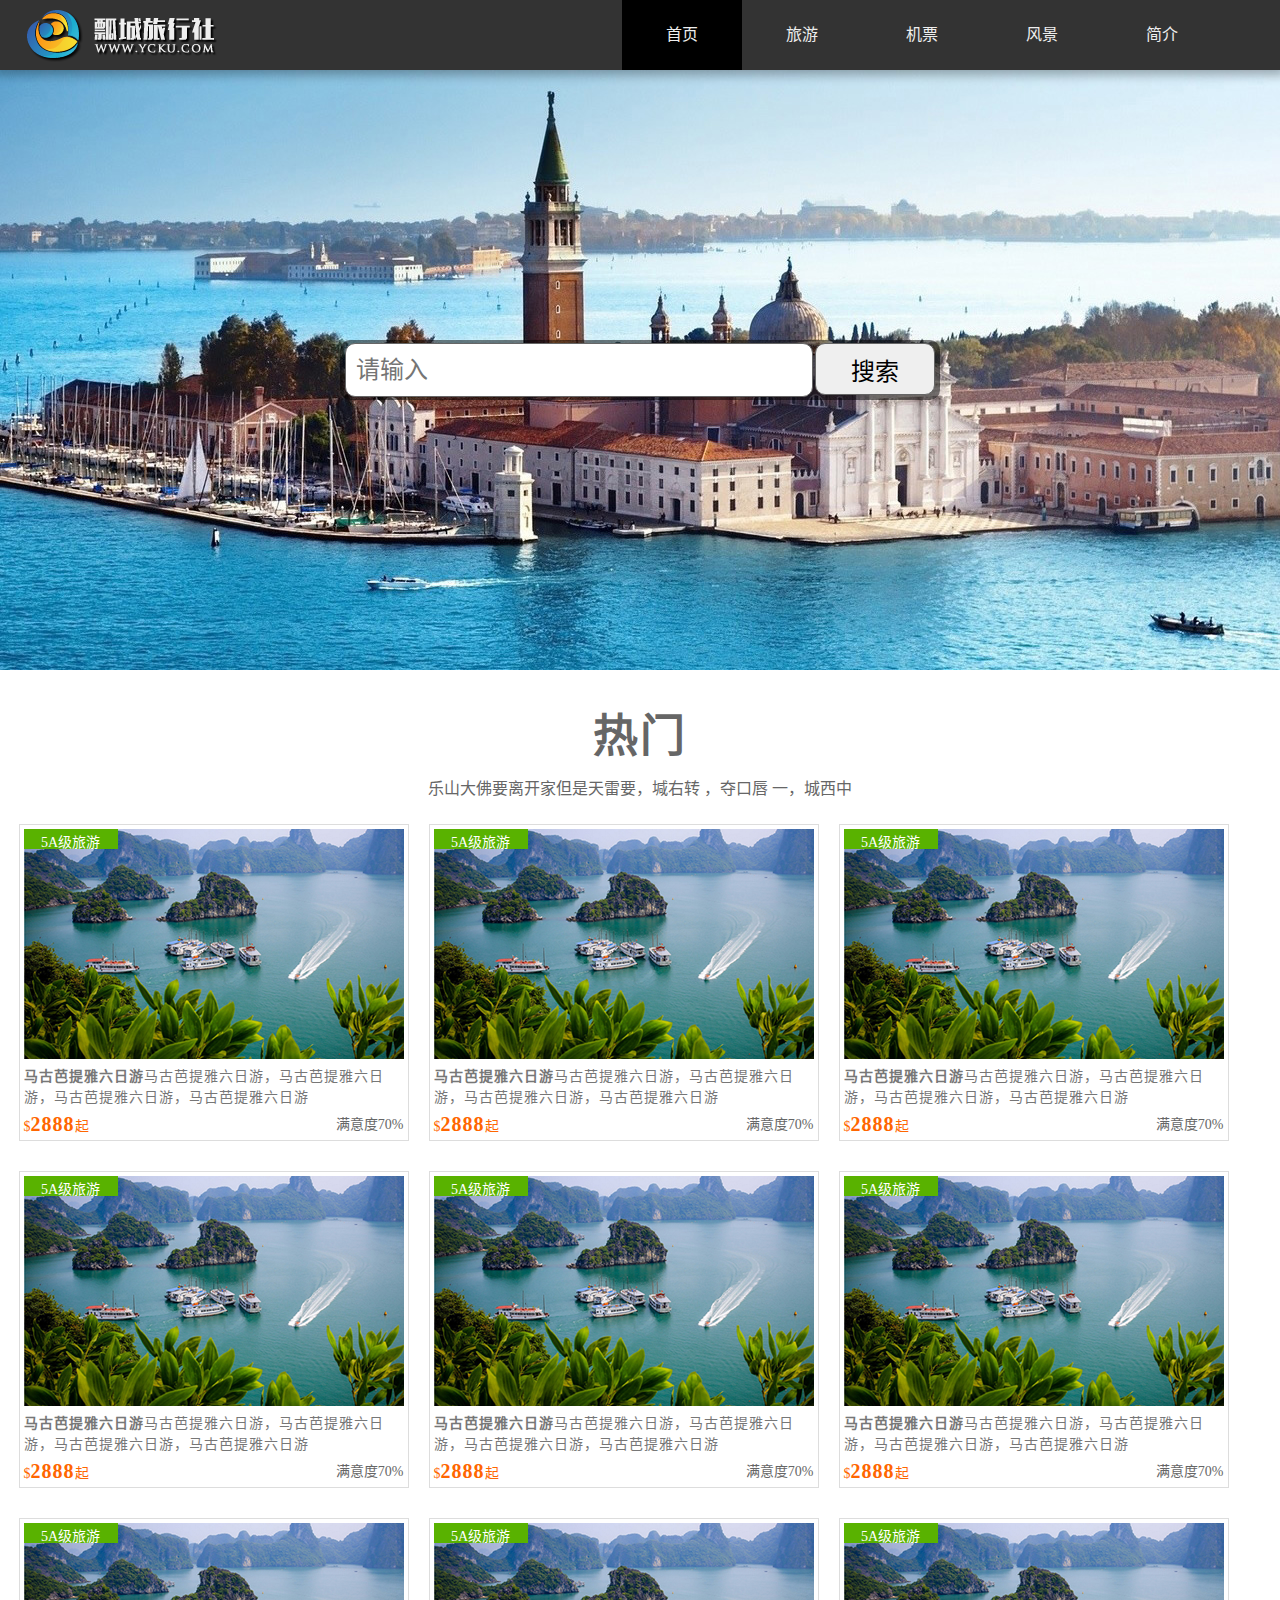
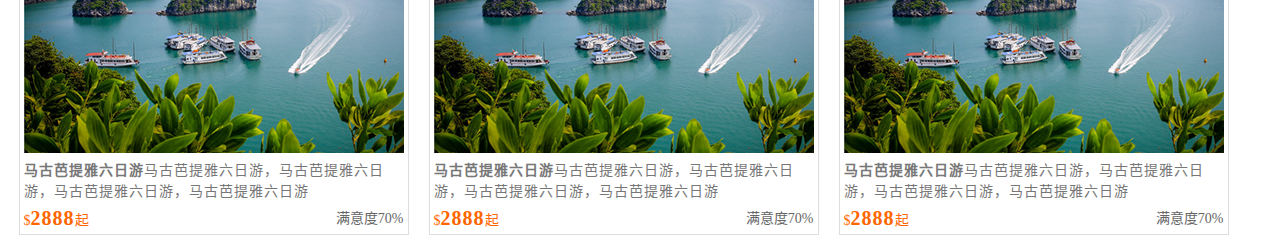
<file: index.html>
<!DOCTYPE html>
<html lang="zh-cn">
<head>
	<meta charset="UTF-8">
	<title>杭州西湖</title>
	<link rel="stylesheet" href="css/styleHZ..css">
</head>
<body>
	<header id="header">
		<div class="center">
			<h1 class="logo">杭州西湖</h1>
			<ul class="link">
				<li class="active"><a href="###">首页</a></li>
				<li><a href="###">旅游</a></li>
				<li><a href="###">机票</a></li>
				<li><a href="###">风景</a></li>
				<li><a href="###">简介</a></li>
			</ul>
		</div>
	</header>
	<div id="search">
		<div class="center"></div>
		<input type="text" class="search" placeholder="请输入">
		<button  class="button">搜索</button>
	</div>
	<div id="tour" >
		<section class="center">
			<h2>热门</h2>
			<p>乐山大佛要离开家但是天雷要，堿右转 ，夺口唇 一，城西中</p>
		</section>
		<figure>
			<img src="img/tour1.jpg" alt="">
			<figcaption><strong>马古芭提雅六日游</strong>马古芭提雅六日游，马古芭提雅六日游，马古芭提雅六日游，马古芭提雅六日游</figcaption>
			<div>
				<em class="sat">满意度70%</em>
				<span class="price">$<strong>2888</strong>起</span>
			</div>
			<div class="type">5A级旅游</div>

		</figure>
		<figure>
			<img src="img/tour1.jpg" alt="">
			<figcaption><strong>马古芭提雅六日游</strong>马古芭提雅六日游，马古芭提雅六日游，马古芭提雅六日游，马古芭提雅六日游</figcaption>
			<div>
				<em class="sat">满意度70%</em>
				<span class="price">$<strong>2888</strong>起</span>
			</div>
			<div class="type">5A级旅游</div>

		</figure>
		<figure>
			<img src="img/tour1.jpg" alt="">
			<figcaption><strong>马古芭提雅六日游</strong>马古芭提雅六日游，马古芭提雅六日游，马古芭提雅六日游，马古芭提雅六日游</figcaption>
			<div>
				<em class="sat">满意度70%</em>
				<span class="price">$<strong>2888</strong>起</span>
			</div>
			<div class="type">5A级旅游</div>

		</figure>
				<figure>
			<img src="img/tour1.jpg" alt="">
			<figcaption><strong>马古芭提雅六日游</strong>马古芭提雅六日游，马古芭提雅六日游，马古芭提雅六日游，马古芭提雅六日游</figcaption>
			<div>
				<em class="sat">满意度70%</em>
				<span class="price">$<strong>2888</strong>起</span>
			</div>
			<div class="type">5A级旅游</div>

		</figure>
		<figure>
			<img src="img/tour1.jpg" alt="">
			<figcaption><strong>马古芭提雅六日游</strong>马古芭提雅六日游，马古芭提雅六日游，马古芭提雅六日游，马古芭提雅六日游</figcaption>
			<div>
				<em class="sat">满意度70%</em>
				<span class="price">$<strong>2888</strong>起</span>
			</div>
			<div class="type">5A级旅游</div>

		</figure>
		<figure>
			<img src="img/tour1.jpg" alt="">
			<figcaption><strong>马古芭提雅六日游</strong>马古芭提雅六日游，马古芭提雅六日游，马古芭提雅六日游，马古芭提雅六日游</figcaption>
			<div>
				<em class="sat">满意度70%</em>
				<span class="price">$<strong>2888</strong>起</span>
			</div>
			<div class="type">5A级旅游</div>

		</figure>
		<figure>
			<img src="img/tour1.jpg" alt="">
			<figcaption><strong>马古芭提雅六日游</strong>马古芭提雅六日游，马古芭提雅六日游，马古芭提雅六日游，马古芭提雅六日游</figcaption>
			<div>
				<em class="sat">满意度70%</em>
				<span class="price">$<strong>2888</strong>起</span>
			</div>
			<div class="type">5A级旅游</div>

		</figure>
		<figure>
			<img src="img/tour1.jpg" alt="">
			<figcaption><strong>马古芭提雅六日游</strong>马古芭提雅六日游，马古芭提雅六日游，马古芭提雅六日游，马古芭提雅六日游</figcaption>
			<div>
				<em class="sat">满意度70%</em>
				<span class="price">$<strong>2888</strong>起</span>
			</div>
			<div class="type">5A级旅游</div>

		</figure>
		<figure>
			<img src="img/tour1.jpg" alt="">
			<figcaption><strong>马古芭提雅六日游</strong>马古芭提雅六日游，马古芭提雅六日游，马古芭提雅六日游，马古芭提雅六日游</figcaption>
			<div>
				<em class="sat">满意度70%</em>
				<span class="price">$<strong>2888</strong>起</span>
			</div>
			<div class="type">5A级旅游</div>

		</figure>

	</div>
</body>
</html>
</file>
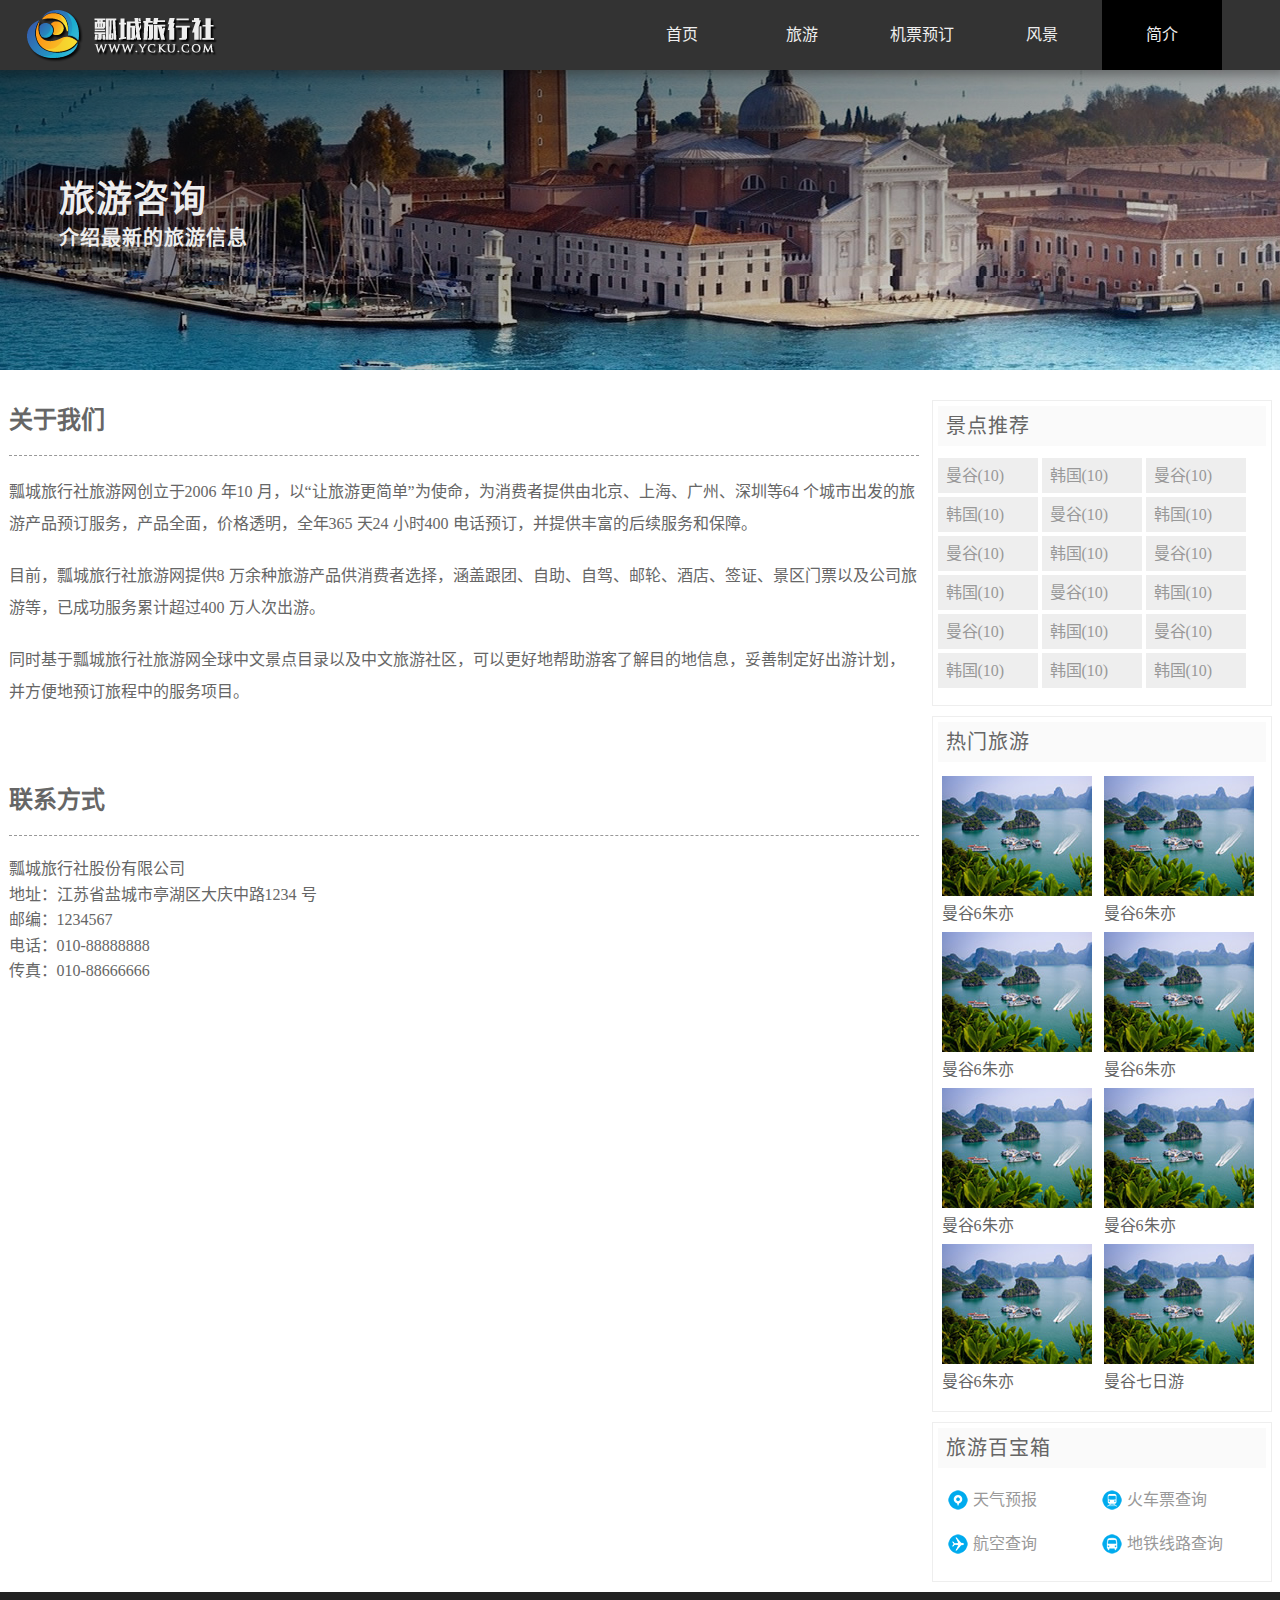
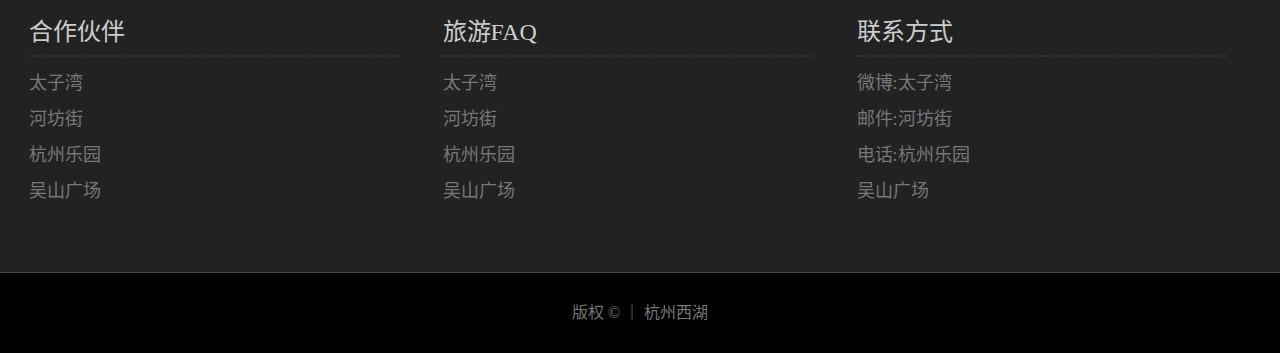
<file: about.html>
<!DOCTYPE html>
<html lang="zh-cn">
<head>
	<meta charset="UTF-8">
	<title>旅游</title>
	<link rel="stylesheet" href="css/basic.css">
	<link rel="stylesheet" href="css/column.css">
</head>
<body>
	<header id="header">
		<div class="center">
			<h1 class="logo">机票预订</h1>
			<nav class="link">
				<ul >
					<li ><a href="index40.html ">首页</a></li>
					<li ><a href="information.html">旅游</a></li>
					<li><a href="planeTicket.html">机票预订</a></li>
					<li ><a href="scenery.html">风景</a></li>
					<li class="active"><a href="about.html">简介</a></li>
				</ul>		
			</nav>
		</div>	
	</header>
	<div id="headline">
		<div class="center">
		<hgroup>
		<h2>旅游咨询</h2>
		<h3>介绍最新的旅游信息</h3>
		</hgroup>
		
		</div>
	</div>
	<div id="container">
		<aside class="sidebar">
			<div class="sidebox recommend">
				<h2>景点推荐</h2>
				<div class="tag">
				<ul>
					<li><a href="###">曼谷(10)</a></li>
					<li><a href="###">韩国(10)</a></li>
					<li><a href="###">曼谷(10)</a></li>
					<li><a href="###">韩国(10)</a></li>
					<li><a href="###">曼谷(10)</a></li>
					<li><a href="###">韩国(10)</a></li>
					<li><a href="###">曼谷(10)</a></li>
					<li><a href="###">韩国(10)</a></li>
					<li><a href="###">曼谷(10)</a></li>
					<li><a href="###">韩国(10)</a></li>
					<li><a href="###">曼谷(10)</a></li>
					<li><a href="###">韩国(10)</a></li>
					<li><a href="###">曼谷(10)</a></li>
					<li><a href="###">韩国(10)</a></li>
					<li><a href="###">曼谷(10)</a></li>
					<li><a href="###">韩国(10)</a></li>
					<li><a href="###">韩国(10)</a></li>
					<li><a href="###">韩国(10)</a></li>
					</ul>
				</div>
			</div>
			<div class="sidebox hot">
				<h2>热门旅游</h2>
				<div class="figure">
					<figure>
						<img src="img/hot1.jpg" alt="img">
						<figcaption>
							曼谷6朱亦
						</figcaption>
					</figure>
					<figure>
						<img src="img/hot1.jpg" alt="img">
						<figcaption>
							曼谷6朱亦
						</figcaption>
					</figure>
					<figure>
						<img src="img/hot1.jpg" alt="img">
						<figcaption>
							曼谷6朱亦
						</figcaption>
					</figure>
					<figure>
						<img src="img/hot1.jpg" alt="img">
						<figcaption>
							曼谷6朱亦
						</figcaption>
					</figure>
					<figure>
						<img src="img/hot1.jpg" alt="img">
						<figcaption>
							曼谷6朱亦
						</figcaption>
					</figure>
					<figure>
						<img src="img/hot1.jpg" alt="img">
						<figcaption>
							曼谷6朱亦
						</figcaption>
					</figure>
					<figure>
						<img src="img/hot1.jpg" alt="img">
						<figcaption>
							曼谷6朱亦
						</figcaption>
					</figure>
					<figure>
						<img src="img/hot1.jpg" alt="img">
						<figcaption>
							曼谷七日游
						</figcaption>
					</figure>
				</div>
			</div>
			<div class="sidebox treasure">
				<h2>旅游百宝箱</h2>
				<div class="box">
					<a href="###" class="trea1">天气预报</a>
					<a href="###" class="trea2">火车票查询</a>
					<a href="###" class="trea3">航空查询</a>
					<a href="###" class="trea4">地铁线路查询</a>
				</div>
			</div>
		</aside>	
		<div class="list about">
		<section>
			<h2>关于我们</h2>
			<p>瓢城旅行社旅游网创立于2006 年10 月，以“让旅游更简单”为使命，为消费者提供由北京、上海、广州、深圳等64 个城市出发的旅游产品预订服务，产品全面，价格透明，全年365 天24 小时400 电话预订，并提供丰富的后续服务和保障。</p>
			<p>目前，瓢城旅行社旅游网提供8 万余种旅游产品供消费者选择，涵盖跟团、自助、自驾、邮轮、酒店、签证、景区门票以及公司旅游等，已成功服务累计超过400 万人次出游。</p>
			<p>同时基于瓢城旅行社旅游网全球中文景点目录以及中文旅游社区，可以更好地帮助游客了解目的地信息，妥善制定好出游计划，并方便地预订旅程中的服务项目。</p>
		</section>
			<p>&nbsp;</p>
		<section>
			<h2>联系方式</h2>
			<address>
				<ul>
					<li>瓢城旅行社股份有限公司</li>
					<li>地址：江苏省盐城市亭湖区大庆中路1234 号</li>
					<li>邮编：1234567</li>
					<li>电话：010-88888888</li>
					<li>传真：010-88666666</li>
				</ul>
			</address>
		</section>
		</div>
	</div>
	
	<footer id="footer">
		<div class="top">
			<div class="block left">
				<h2>合作伙伴</h2>
				<hr>
				<ul>
					<li>太子湾</li>
					<li>河坊街</li>
					<li>杭州乐园</li>
					<li>吴山广场</li>
				</ul>
			</div>
			<div class="block center">
				<h2>旅游FAQ</h2>
				<hr>
				<ul>
					<li>太子湾</li>
					<li>河坊街</li>
					<li>杭州乐园</li>
					<li>吴山广场</li>
				</ul>
			</div>
			<div class="block right">
				<h2>联系方式</h2>
				<hr>
				<ul>
					<li>微博:太子湾</li>
					<li>邮件:河坊街</li>
					<li>电话:杭州乐园</li>
					<li>吴山广场</li>
				</ul>
			</div>
		</div>
		<div class="bottom">版权 &copy; ｜ 杭州西湖</div>
	</footer>
</body>
</html>
</file>
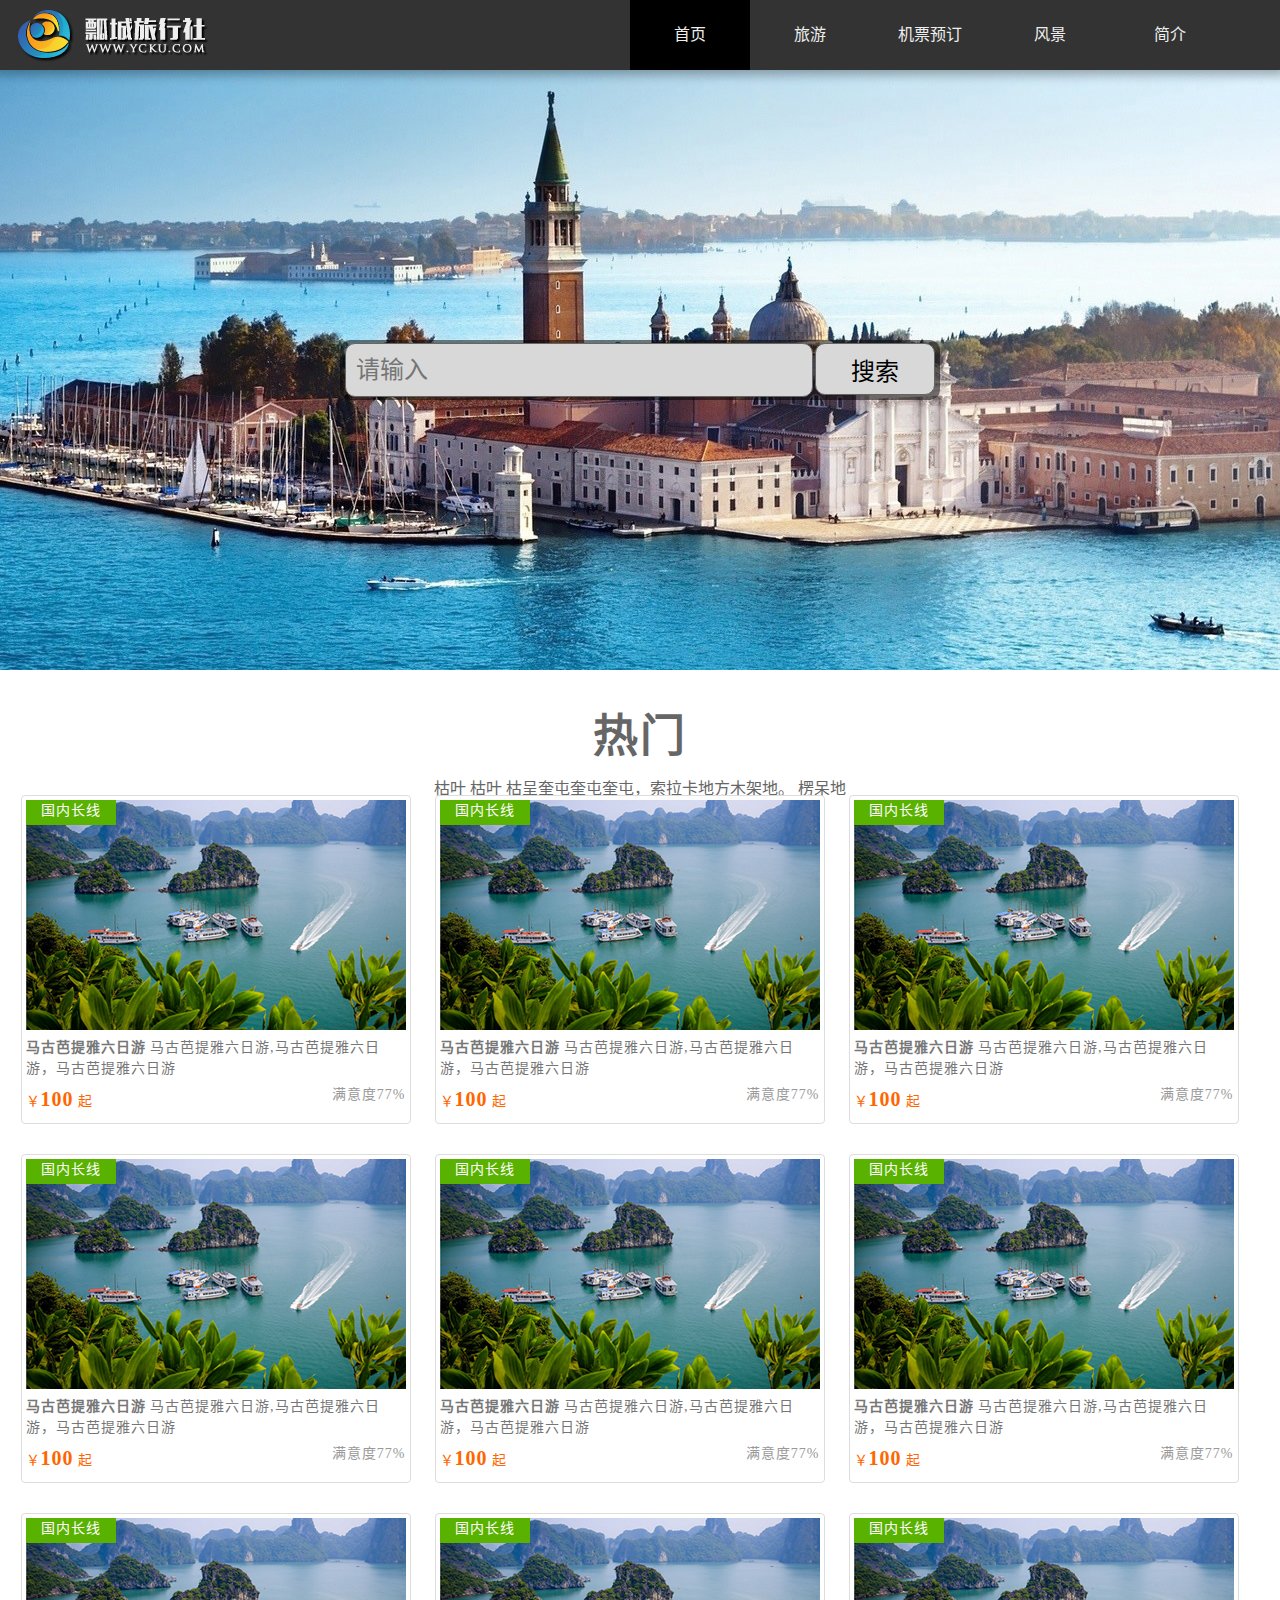
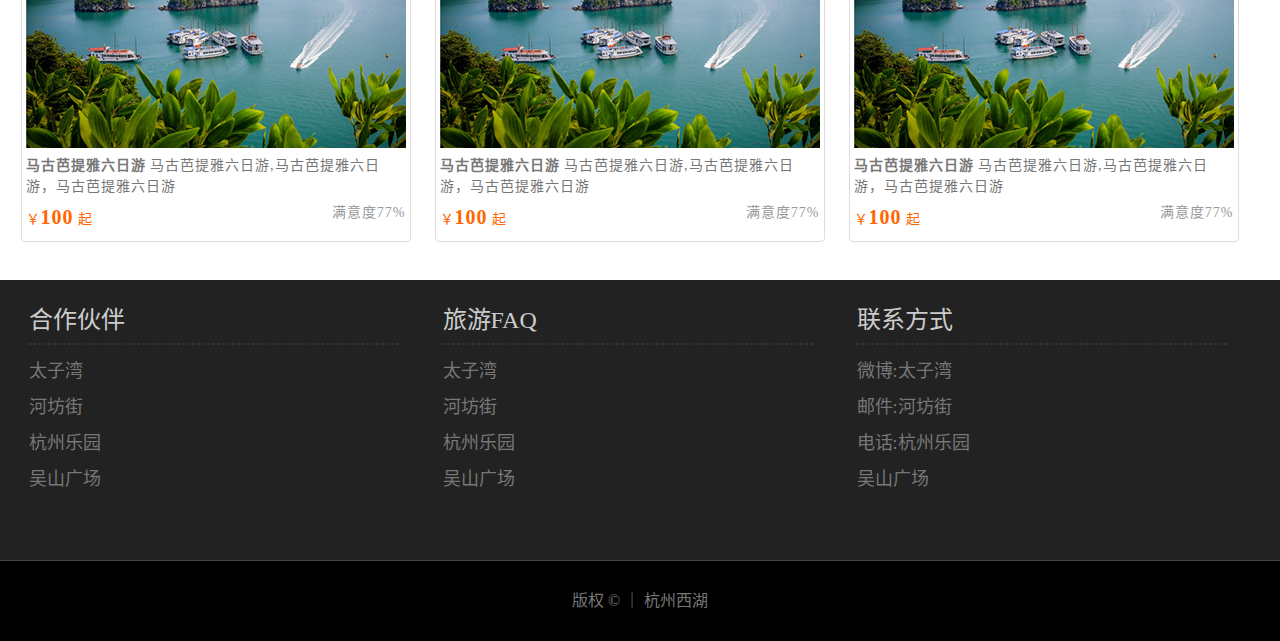
<file: index40.html>
<!DOCTYPE html>
<html lang="zh-cn">
<head>
	<meta charset="UTF-8">
	<meta name="viewport" content="width=device-width,initial-scale=1.0,user-scalable=no">
	<title>首页</title>
	<link rel="stylesheet" href="css/basic.css">
	<link rel="stylesheet" href="css/style.css">
</head>
<body>
	<header id="header"
		<div class="center">
			<h1 class="logo">杭州西湖</h1>
			<nav class="link">
				<ul >
					<li class="active"><a href="index40.html ">首页</a></li>
					<li><a href="information.html">旅游</a></li>
					<li><a href="planeTicket.html">机票预订</a></li>
					<li><a href="scenery.html">风景</a></li>
					<li><a href="about.html">简介</a></li>

				</ul>		
			</nav>
		</div>	
	</header>
	<div id="search">
		<div class="search-center"></div>
		<input type="text"  class="search" placeholder="请输入">
		<button class="button">搜索</button>
	</div>
	<div id="tour">
		<section class="center">
			<h2>热门</h2>
			<p>枯叶 枯叶 枯呈奎屯奎屯奎屯，索拉卡地方木架地。 楞呆地</p>
		</section>
		<figure>
			<img src="img/tour1.jpg" alt="">
			<figcaption>
				<strong>马古芭提雅六日游</strong> 马古芭提雅六日游,马古芭提雅六日游，马古芭提雅六日游
				<div class="info">
					<em class="sat">满意度77%</em>
					<span class="price">￥<strong>100</strong> 起</span>
				</div>
				<div class="type">国内长线</div>
			</figcaption>
		</figure>
		<figure>
			<img src="img/tour1.jpg" alt="">
			<figcaption>
				<strong>马古芭提雅六日游</strong> 马古芭提雅六日游,马古芭提雅六日游，马古芭提雅六日游
				<div class="info">
					<em class="sat">满意度77%</em>
					<span class="price">￥<strong>100</strong> 起</span>
				</div>
				<div class="type">国内长线</div>
			</figcaption>
		</figure>
		<figure>
			<img src="img/tour1.jpg" alt="">
			<figcaption>
				<strong>马古芭提雅六日游</strong> 马古芭提雅六日游,马古芭提雅六日游，马古芭提雅六日游
				<div class="info">
					<em class="sat">满意度77%</em>
					<span class="price">￥<strong>100</strong> 起</span>
				</div>
				<div class="type">国内长线</div>
			</figcaption>
		</figure>
		<figure>
			<img src="img/tour1.jpg" alt="">
			<figcaption>
				<strong>马古芭提雅六日游</strong> 马古芭提雅六日游,马古芭提雅六日游，马古芭提雅六日游
				<div class="info">
					<em class="sat">满意度77%</em>
					<span class="price">￥<strong>100</strong> 起</span>
				</div>
				<div class="type">国内长线</div>
			</figcaption>
		</figure>
		<figure>
			<img src="img/tour1.jpg" alt="">
			<figcaption>
				<strong>马古芭提雅六日游</strong> 马古芭提雅六日游,马古芭提雅六日游，马古芭提雅六日游
				<div class="info">
					<em class="sat">满意度77%</em>
					<span class="price">￥<strong>100</strong> 起</span>
				</div>
				<div class="type">国内长线</div>
			</figcaption>
		</figure>
		<figure>
			<img src="img/tour1.jpg" alt="">
			<figcaption>
				<strong>马古芭提雅六日游</strong> 马古芭提雅六日游,马古芭提雅六日游，马古芭提雅六日游
				<div class="info">
					<em class="sat">满意度77%</em>
					<span class="price">￥<strong>100</strong> 起</span>
				</div>
				<div class="type">国内长线</div>
			</figcaption>
		</figure>
		<figure>
			<img src="img/tour1.jpg" alt="">
			<figcaption>
				<strong>马古芭提雅六日游</strong> 马古芭提雅六日游,马古芭提雅六日游，马古芭提雅六日游
				<div class="info">
					<em class="sat">满意度77%</em>
					<span class="price">￥<strong>100</strong> 起</span>
				</div>
				<div class="type">国内长线</div>
			</figcaption>
		</figure>
		<figure>
			<img src="img/tour1.jpg" alt="">
			<figcaption>
				<strong>马古芭提雅六日游</strong> 马古芭提雅六日游,马古芭提雅六日游，马古芭提雅六日游
				<div class="info">
					<em class="sat">满意度77%</em>
					<span class="price">￥<strong>100</strong> 起</span>
				</div>
				<div class="type">国内长线</div>
			</figcaption>
		</figure>
		<figure>
			<img src="img/tour1.jpg" alt="">
			<figcaption>
				<strong>马古芭提雅六日游</strong> 马古芭提雅六日游,马古芭提雅六日游，马古芭提雅六日游
				<div class="info">
					<em class="sat">满意度77%</em>
					<span class="price">￥<strong>100</strong> 起</span>
				</div>
				<div class="type">国内长线</div>
			</figcaption>
		</figure>
		
	</div>
	<footer id="footer">
		<div class="top">
			<div class="block left">
				<h2>合作伙伴</h2>
				<hr>
				<ul>
					<li>太子湾</li>
					<li>河坊街</li>
					<li>杭州乐园</li>
					<li>吴山广场</li>
				</ul>
			</div>
			<div class="block center">
				<h2>旅游FAQ</h2>
				<hr>
				<ul>
					<li>太子湾</li>
					<li>河坊街</li>
					<li>杭州乐园</li>
					<li>吴山广场</li>
				</ul>
			</div>
			<div class="block right">
				<h2>联系方式</h2>
				<hr>
				<ul>
					<li>微博:太子湾</li>
					<li>邮件:河坊街</li>
					<li>电话:杭州乐园</li>
					<li>吴山广场</li>
				</ul>
			</div>
		</div>
		<div class="bottom">版权 &copy; ｜ 杭州西湖</div>
	</footer>
</body>
</html>
</file>
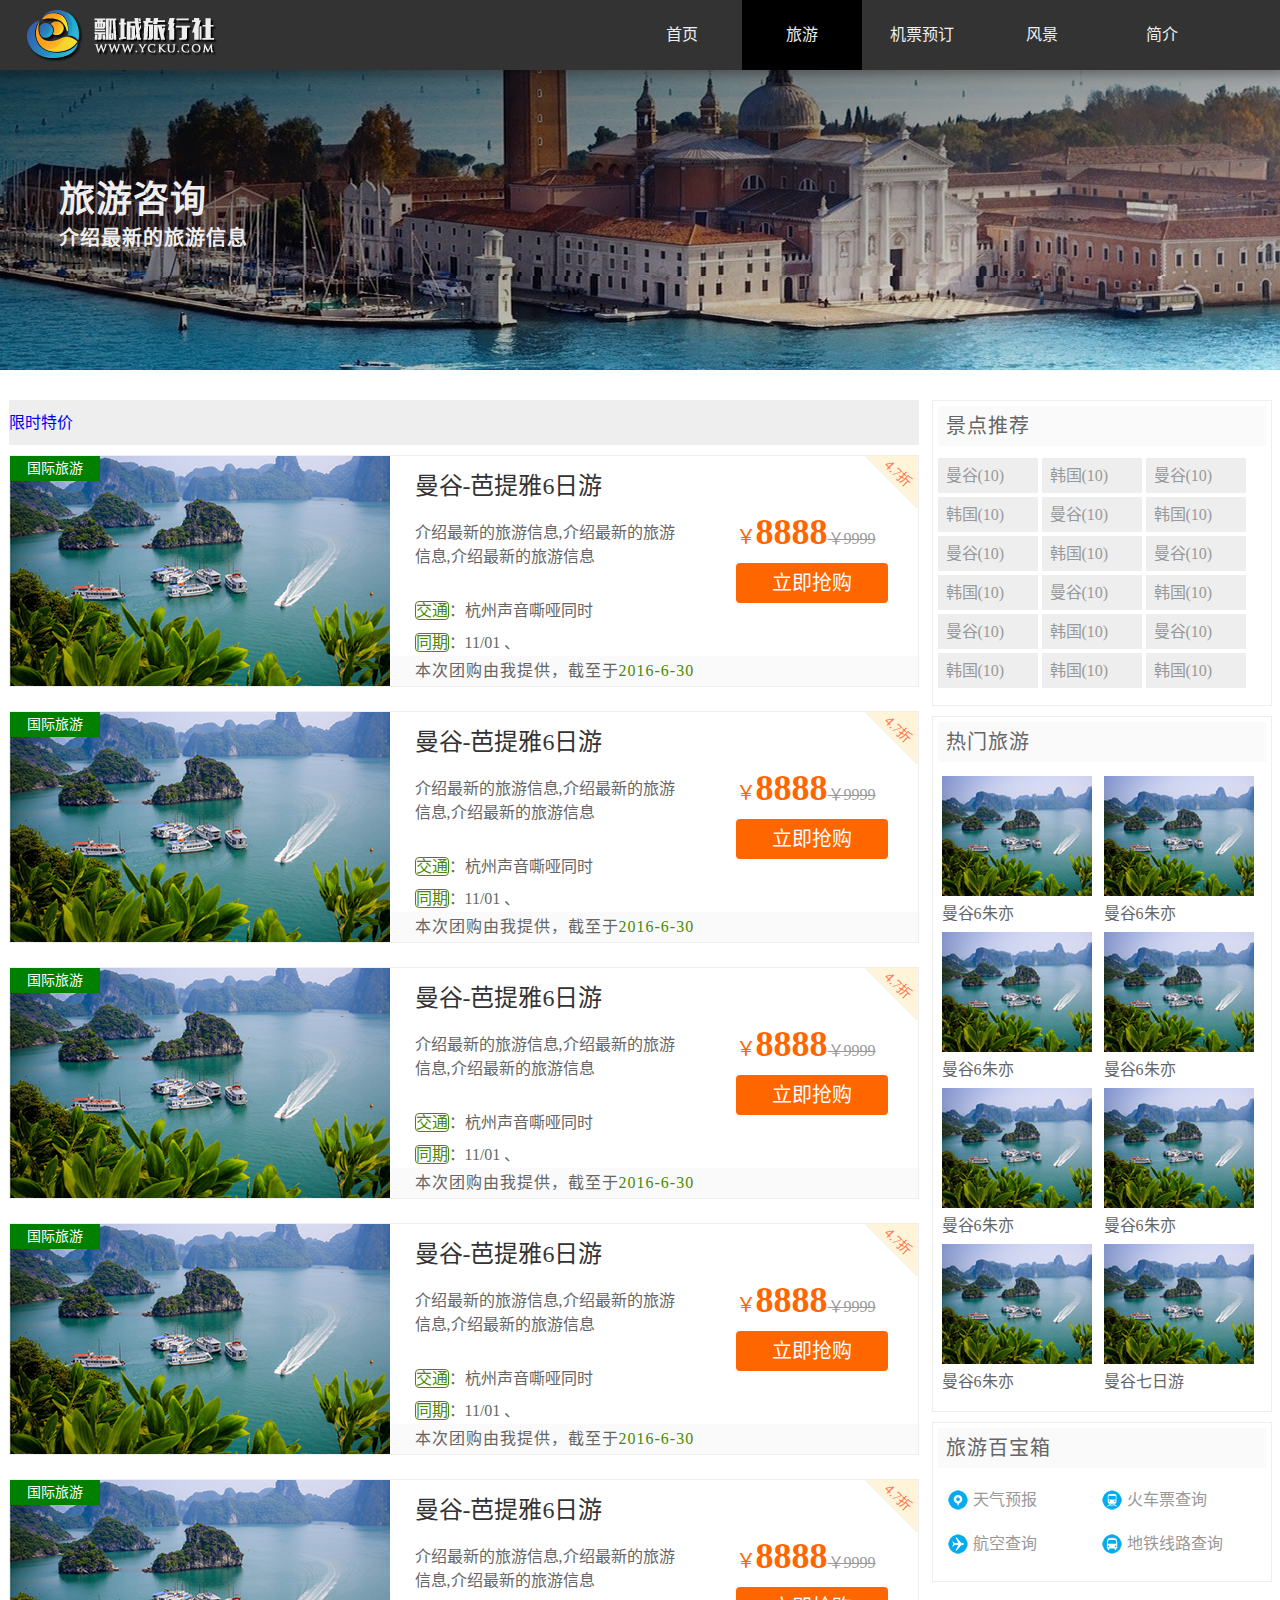
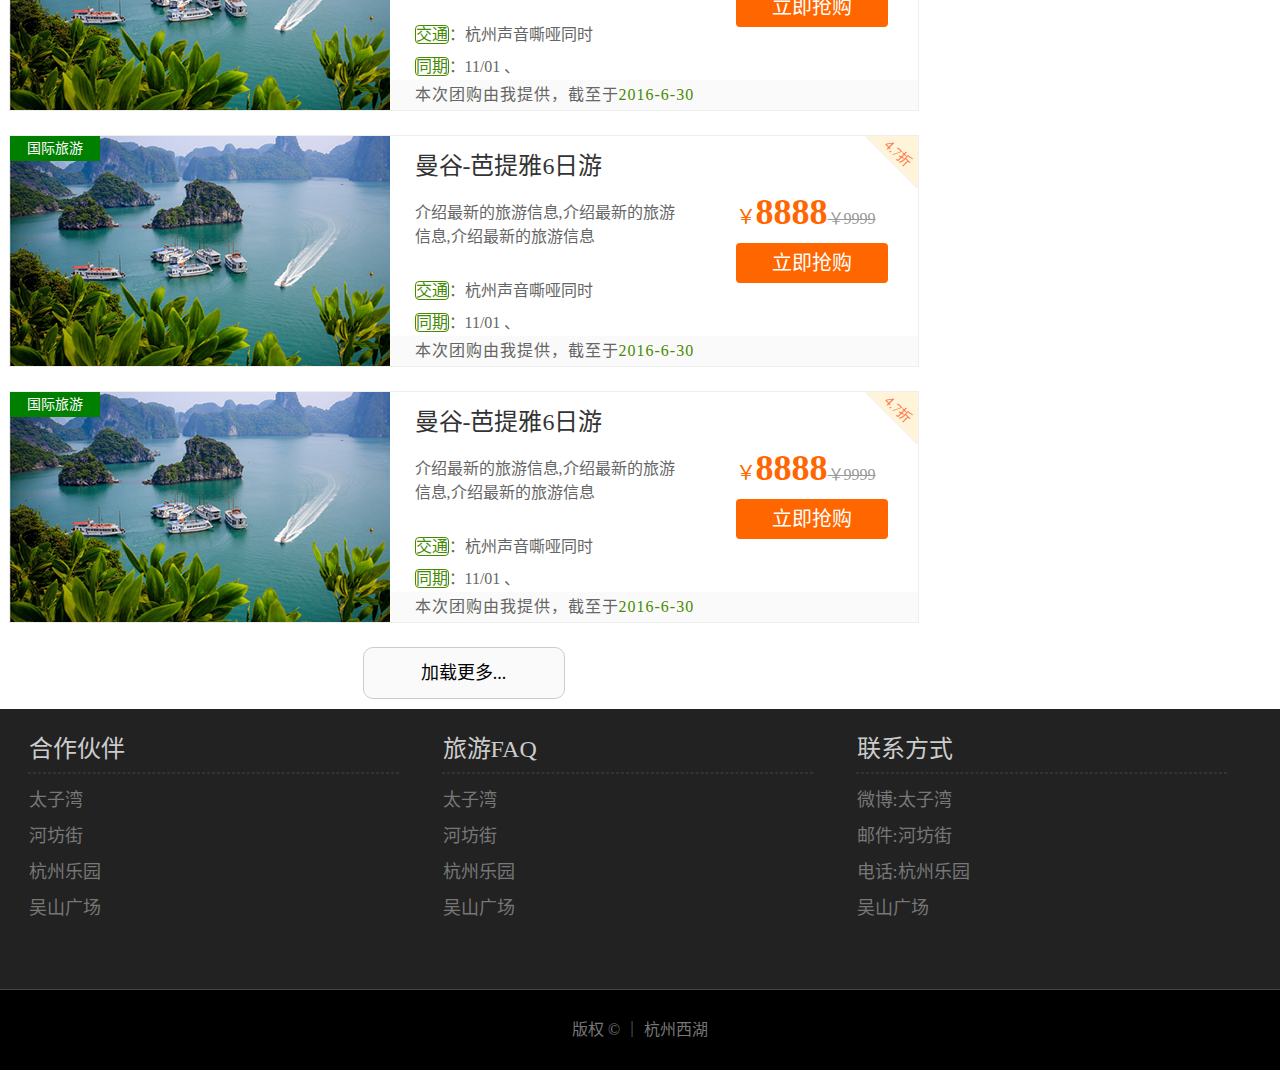
<file: information.html>
<!DOCTYPE html>
<html lang="zh-cn">
<head>
	<meta charset="UTF-8">
	<title>旅游</title>
	<link rel="stylesheet" href="css/basic.css">
	<link rel="stylesheet" href="css/column.css">
</head>
<body>
	<header id="header">
		<div class="center">
			<h1 class="logo">杭州西湖</h1>
			<nav class="link">
				<ul >
					<li ><a href="index40.html ">首页</a></li>
					<li class="active"><a href="information.html">旅游</a></li>
					<li><a href="planeTicket.html">机票预订</a></li>
					<li><a href="scenery.html">风景</a></li>
					<li><a href="about.html">简介</a></li>
				</ul>		
			</nav>
		</div>	
	</header>
	<div id="headline">
		<div class="center">
		<hgroup>
		<h2>旅游咨询</h2>
		<h3>介绍最新的旅游信息</h3>
		</hgroup>
		
		</div>
	</div>
	<div id="container">
		<aside class="sidebar">
			<div class="sidebox recommend">
				<h2>景点推荐</h2>
				<div class="tag">
				<ul>
					<li><a href="###">曼谷(10)</a></li>
					<li><a href="###">韩国(10)</a></li>
					<li><a href="###">曼谷(10)</a></li>
					<li><a href="###">韩国(10)</a></li>
					<li><a href="###">曼谷(10)</a></li>
					<li><a href="###">韩国(10)</a></li>
					<li><a href="###">曼谷(10)</a></li>
					<li><a href="###">韩国(10)</a></li>
					<li><a href="###">曼谷(10)</a></li>
					<li><a href="###">韩国(10)</a></li>
					<li><a href="###">曼谷(10)</a></li>
					<li><a href="###">韩国(10)</a></li>
					<li><a href="###">曼谷(10)</a></li>
					<li><a href="###">韩国(10)</a></li>
					<li><a href="###">曼谷(10)</a></li>
					<li><a href="###">韩国(10)</a></li>
					<li><a href="###">韩国(10)</a></li>
					<li><a href="###">韩国(10)</a></li>
					</ul>
				</div>
			</div>
			<div class="sidebox hot">
				<h2>热门旅游</h2>
				<div class="figure">
					<figure>
						<img src="img/hot1.jpg" alt="img">
						<figcaption>
							曼谷6朱亦
						</figcaption>
					</figure>
					<figure>
						<img src="img/hot1.jpg" alt="img">
						<figcaption>
							曼谷6朱亦
						</figcaption>
					</figure>
					<figure>
						<img src="img/hot1.jpg" alt="img">
						<figcaption>
							曼谷6朱亦
						</figcaption>
					</figure>
					<figure>
						<img src="img/hot1.jpg" alt="img">
						<figcaption>
							曼谷6朱亦
						</figcaption>
					</figure>
					<figure>
						<img src="img/hot1.jpg" alt="img">
						<figcaption>
							曼谷6朱亦
						</figcaption>
					</figure>
					<figure>
						<img src="img/hot1.jpg" alt="img">
						<figcaption>
							曼谷6朱亦
						</figcaption>
					</figure>
					<figure>
						<img src="img/hot1.jpg" alt="img">
						<figcaption>
							曼谷6朱亦
						</figcaption>
					</figure>
					<figure>
						<img src="img/hot1.jpg" alt="img">
						<figcaption>
							曼谷七日游
						</figcaption>
					</figure>
				</div>
			</div>
			<div class="sidebox treasure">
				<h2>旅游百宝箱</h2>
				<div class="box">
					<a href="###" class="trea1">天气预报</a>
					<a href="###" class="trea2">火车票查询</a>
					<a href="###" class="trea3">航空查询</a>
					<a href="###" class="trea4">地铁线路查询</a>
				</div>
			</div>
		</aside>	
		<div class="list">
			<div class="infor">
				<ul class="left">
					<li class="selected-li"><a href="###">限时特价</a></li>
					<li><a href="###">热门推荐</a></li>
				</ul>
				<ul class="right">
					<li><a href="###" class="selected">推荐</a></li>
					<li><a href="###">折扣</a></li>
					<li><a href="###">价格</a></li>
				</ul>
			</div>
			<figure class="tour">
				<img src="img/tour1.jpg" alt="曼谷-芭提雅6日游">
				<figcaption>
					<article>
						<header>
							<hgroup>
								<h2>曼谷-芭提雅6日游</h2>
								<h3>介绍最新的旅游信息,介绍最新的旅游信息,介绍最新的旅游信息</h3>
							</hgroup>
						</header>
						<ol>
							<li><mark>交通</mark>：杭州声音嘶哑同时</li>
							<li><mark>同期</mark>：11/01 、</li>
						</ol>
						<div class="buy">
							<div class="price">￥<strong>8888</strong><s>￥9999</s></div>
							<div class="reserve"><a href="#">立即抢购</a></div>
						</div>
						<div class="type">国际旅游</div>
						<div class="disc"><span>4.7折</span></div>

						<footer>本次团购由我提供，截至于<time>2016-6-30</time></footer>
					</article>
				</figcaption>
			</figure>
			<figure class="tour">
				<img src="img/tour1.jpg" alt="曼谷-芭提雅6日游">
				<figcaption>
					<article>
						<header>
							<hgroup>
								<h2>曼谷-芭提雅6日游</h2>
								<h3>介绍最新的旅游信息,介绍最新的旅游信息,介绍最新的旅游信息</h3>
							</hgroup>
						</header>
						<ol>
							<li><mark>交通</mark>：杭州声音嘶哑同时</li>
							<li><mark>同期</mark>：11/01 、</li>
						</ol>
						<div class="buy">
							<div class="price">￥<strong>8888</strong><s>￥9999</s></div>
							<div class="reserve"><a href="#">立即抢购</a></div>
						</div>
						<div class="type">国际旅游</div>
						<div class="disc"><span>4.7折</span></div>

						<footer>本次团购由我提供，截至于<time>2016-6-30</time></footer>
					</article>
				</figcaption>
			</figure>
			<figure class="tour">
				<img src="img/tour1.jpg" alt="曼谷-芭提雅6日游">
				<figcaption>
					<article>
						<header>
							<hgroup>
								<h2>曼谷-芭提雅6日游</h2>
								<h3>介绍最新的旅游信息,介绍最新的旅游信息,介绍最新的旅游信息</h3>
							</hgroup>
						</header>
						<ol>
							<li><mark>交通</mark>：杭州声音嘶哑同时</li>
							<li><mark>同期</mark>：11/01 、</li>
						</ol>
						<div class="buy">
							<div class="price">￥<strong>8888</strong><s>￥9999</s></div>
							<div class="reserve"><a href="#">立即抢购</a></div>
						</div>
						<div class="type">国际旅游</div>
						<div class="disc"><span>4.7折</span></div>

						<footer>本次团购由我提供，截至于<time>2016-6-30</time></footer>
					</article>
				</figcaption>
			</figure>
			<figure class="tour">
				<img src="img/tour1.jpg" alt="曼谷-芭提雅6日游">
				<figcaption>
					<article>
						<header>
							<hgroup>
								<h2>曼谷-芭提雅6日游</h2>
								<h3>介绍最新的旅游信息,介绍最新的旅游信息,介绍最新的旅游信息</h3>
							</hgroup>
						</header>
						<ol>
							<li><mark>交通</mark>：杭州声音嘶哑同时</li>
							<li><mark>同期</mark>：11/01 、</li>
						</ol>
						<div class="buy">
							<div class="price">￥<strong>8888</strong><s>￥9999</s></div>
							<div class="reserve"><a href="#">立即抢购</a></div>
						</div>
						<div class="type">国际旅游</div>
						<div class="disc"><span>4.7折</span></div>

						<footer>本次团购由我提供，截至于<time>2016-6-30</time></footer>
					</article>
				</figcaption>
			</figure>
			<figure class="tour">
				<img src="img/tour1.jpg" alt="曼谷-芭提雅6日游">
				<figcaption>
					<article>
						<header>
							<hgroup>
								<h2>曼谷-芭提雅6日游</h2>
								<h3>介绍最新的旅游信息,介绍最新的旅游信息,介绍最新的旅游信息</h3>
							</hgroup>
						</header>
						<ol>
							<li><mark>交通</mark>：杭州声音嘶哑同时</li>
							<li><mark>同期</mark>：11/01 、</li>
						</ol>
						<div class="buy">
							<div class="price">￥<strong>8888</strong><s>￥9999</s></div>
							<div class="reserve"><a href="#">立即抢购</a></div>
						</div>
						<div class="type">国际旅游</div>
						<div class="disc"><span>4.7折</span></div>

						<footer>本次团购由我提供，截至于<time>2016-6-30</time></footer>
					</article>
				</figcaption>
			</figure>
			<figure class="tour">
				<img src="img/tour1.jpg" alt="曼谷-芭提雅6日游">
				<figcaption>
					<article>
						<header>
							<hgroup>
								<h2>曼谷-芭提雅6日游</h2>
								<h3>介绍最新的旅游信息,介绍最新的旅游信息,介绍最新的旅游信息</h3>
							</hgroup>
						</header>
						<ol>
							<li><mark>交通</mark>：杭州声音嘶哑同时</li>
							<li><mark>同期</mark>：11/01 、</li>
						</ol>
						<div class="buy">
							<div class="price">￥<strong>8888</strong><s>￥9999</s></div>
							<div class="reserve"><a href="#">立即抢购</a></div>
						</div>
						<div class="type">国际旅游</div>
						<div class="disc"><span>4.7折</span></div>

						<footer>本次团购由我提供，截至于<time>2016-6-30</time></footer>
					</article>
				</figcaption>
			</figure>
			<figure class="tour">
				<img src="img/tour1.jpg" alt="曼谷-芭提雅6日游">
				<figcaption>
					<article>
						<header>
							<hgroup>
								<h2>曼谷-芭提雅6日游</h2>
								<h3>介绍最新的旅游信息,介绍最新的旅游信息,介绍最新的旅游信息</h3>
							</hgroup>
						</header>
						<ol>
							<li><mark>交通</mark>：杭州声音嘶哑同时</li>
							<li><mark>同期</mark>：11/01 、</li>
						</ol>
						<div class="buy">
							<div class="price">￥<strong>8888</strong><s>￥9999</s></div>
							<div class="reserve"><a href="#">立即抢购</a></div>
						</div>
						<div class="type">国际旅游</div>
						<div class="disc"><span>4.7折</span></div>

						<footer>本次团购由我提供，截至于<time>2016-6-30</time></footer>
					</article>
				</figcaption>
			</figure>
			<div class="more">加载更多...</div>
		</div>
	</div>
	
	<footer id="footer">
		<div class="top">
			<div class="block left">
				<h2>合作伙伴</h2>
				<hr>
				<ul>
					<li>太子湾</li>
					<li>河坊街</li>
					<li>杭州乐园</li>
					<li>吴山广场</li>
				</ul>
			</div>
			<div class="block center">
				<h2>旅游FAQ</h2>
				<hr>
				<ul>
					<li>太子湾</li>
					<li>河坊街</li>
					<li>杭州乐园</li>
					<li>吴山广场</li>
				</ul>
			</div>
			<div class="block right">
				<h2>联系方式</h2>
				<hr>
				<ul>
					<li>微博:太子湾</li>
					<li>邮件:河坊街</li>
					<li>电话:杭州乐园</li>
					<li>吴山广场</li>
				</ul>
			</div>
		</div>
		<div class="bottom">版权 &copy; ｜ 杭州西湖</div>
	</footer>
</body>
</html>
</file>
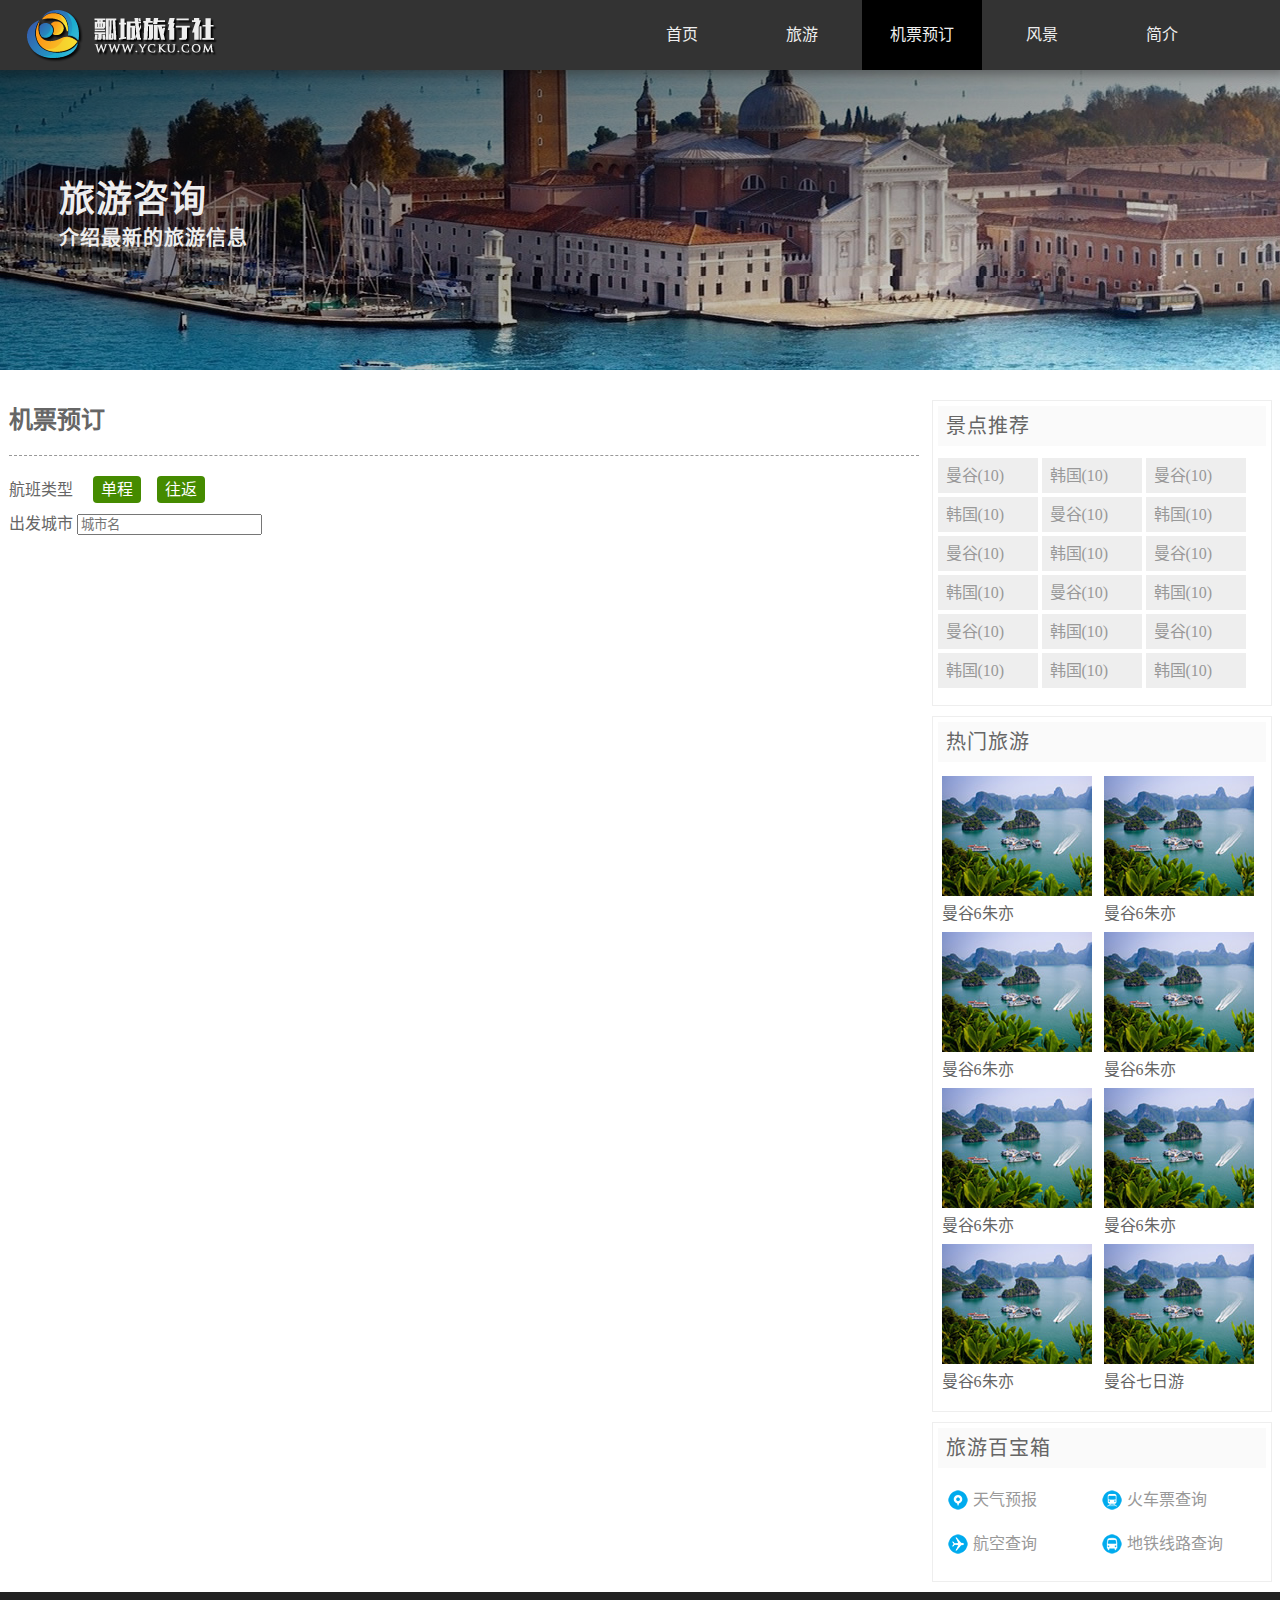
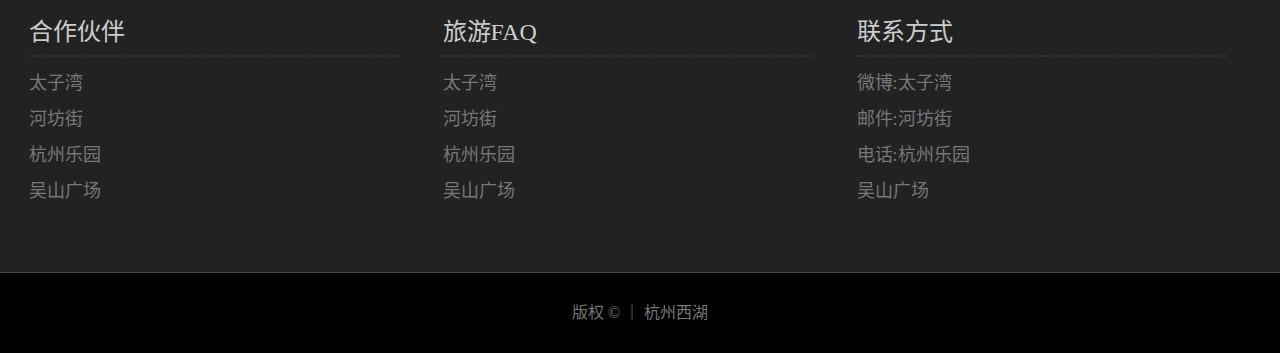
<file: planeTicket.html>
<!DOCTYPE html>
<html lang="zh-cn">
<head>
	<meta charset="UTF-8">
	<title>旅游</title>
	<link rel="stylesheet" href="css/basic.css">
	<link rel="stylesheet" href="css/column.css">
</head>
<body>
	<header id="header">
		<div class="center">
			<h1 class="logo">机票预订</h1>
			<nav class="link">
				<ul >
					<li ><a href="index40.html ">首页</a></li>
					<li ><a href="information.html">旅游</a></li>
					<li class="active"><a href="planeTicket.html">机票预订</a></li>
					<li><a href="###">风景</a></li>
					<li><a href="###">简介</a></li>
				</ul>		
			</nav>
		</div>	
	</header>
	<div id="headline">
		<div class="center">
		<hgroup>
		<h2>旅游咨询</h2>
		<h3>介绍最新的旅游信息</h3>
		</hgroup>
		
		</div>
	</div>
	<div id="container">
		<aside class="sidebar">
			<div class="sidebox recommend">
				<h2>景点推荐</h2>
				<div class="tag">
				<ul>
					<li><a href="###">曼谷(10)</a></li>
					<li><a href="###">韩国(10)</a></li>
					<li><a href="###">曼谷(10)</a></li>
					<li><a href="###">韩国(10)</a></li>
					<li><a href="###">曼谷(10)</a></li>
					<li><a href="###">韩国(10)</a></li>
					<li><a href="###">曼谷(10)</a></li>
					<li><a href="###">韩国(10)</a></li>
					<li><a href="###">曼谷(10)</a></li>
					<li><a href="###">韩国(10)</a></li>
					<li><a href="###">曼谷(10)</a></li>
					<li><a href="###">韩国(10)</a></li>
					<li><a href="###">曼谷(10)</a></li>
					<li><a href="###">韩国(10)</a></li>
					<li><a href="###">曼谷(10)</a></li>
					<li><a href="###">韩国(10)</a></li>
					<li><a href="###">韩国(10)</a></li>
					<li><a href="###">韩国(10)</a></li>
					</ul>
				</div>
			</div>
			<div class="sidebox hot">
				<h2>热门旅游</h2>
				<div class="figure">
					<figure>
						<img src="img/hot1.jpg" alt="img">
						<figcaption>
							曼谷6朱亦
						</figcaption>
					</figure>
					<figure>
						<img src="img/hot1.jpg" alt="img">
						<figcaption>
							曼谷6朱亦
						</figcaption>
					</figure>
					<figure>
						<img src="img/hot1.jpg" alt="img">
						<figcaption>
							曼谷6朱亦
						</figcaption>
					</figure>
					<figure>
						<img src="img/hot1.jpg" alt="img">
						<figcaption>
							曼谷6朱亦
						</figcaption>
					</figure>
					<figure>
						<img src="img/hot1.jpg" alt="img">
						<figcaption>
							曼谷6朱亦
						</figcaption>
					</figure>
					<figure>
						<img src="img/hot1.jpg" alt="img">
						<figcaption>
							曼谷6朱亦
						</figcaption>
					</figure>
					<figure>
						<img src="img/hot1.jpg" alt="img">
						<figcaption>
							曼谷6朱亦
						</figcaption>
					</figure>
					<figure>
						<img src="img/hot1.jpg" alt="img">
						<figcaption>
							曼谷七日游
						</figcaption>
					</figure>
				</div>
			</div>
			<div class="sidebox treasure">
				<h2>旅游百宝箱</h2>
				<div class="box">
					<a href="###" class="trea1">天气预报</a>
					<a href="###" class="trea2">火车票查询</a>
					<a href="###" class="trea3">航空查询</a>
					<a href="###" class="trea4">地铁线路查询</a>
				</div>
			</div>
		</aside>	
		<div class="list ticket">
			<form action="#">
				<h2>机票预订</h2>
				<div class="type">
					<p>航班类型 <mark>单程</mark><mark>往返</mark></p>
				</div>
				<div class="left">
					<p>
						<label for="city">出发城市</label>
						<input type="text" name="city" id="city" placeholder="城市名">
					</p>
				</div>
				<div class="right">
					
				</div>
				<div class="button">
					
				</div>
			</form>
		</div>
	</div>
	
	<footer id="footer">
		<div class="top">
			<div class="block left">
				<h2>合作伙伴</h2>
				<hr>
				<ul>
					<li>太子湾</li>
					<li>河坊街</li>
					<li>杭州乐园</li>
					<li>吴山广场</li>
				</ul>
			</div>
			<div class="block center">
				<h2>旅游FAQ</h2>
				<hr>
				<ul>
					<li>太子湾</li>
					<li>河坊街</li>
					<li>杭州乐园</li>
					<li>吴山广场</li>
				</ul>
			</div>
			<div class="block right">
				<h2>联系方式</h2>
				<hr>
				<ul>
					<li>微博:太子湾</li>
					<li>邮件:河坊街</li>
					<li>电话:杭州乐园</li>
					<li>吴山广场</li>
				</ul>
			</div>
		</div>
		<div class="bottom">版权 &copy; ｜ 杭州西湖</div>
	</footer>
</body>
</html>
</file>
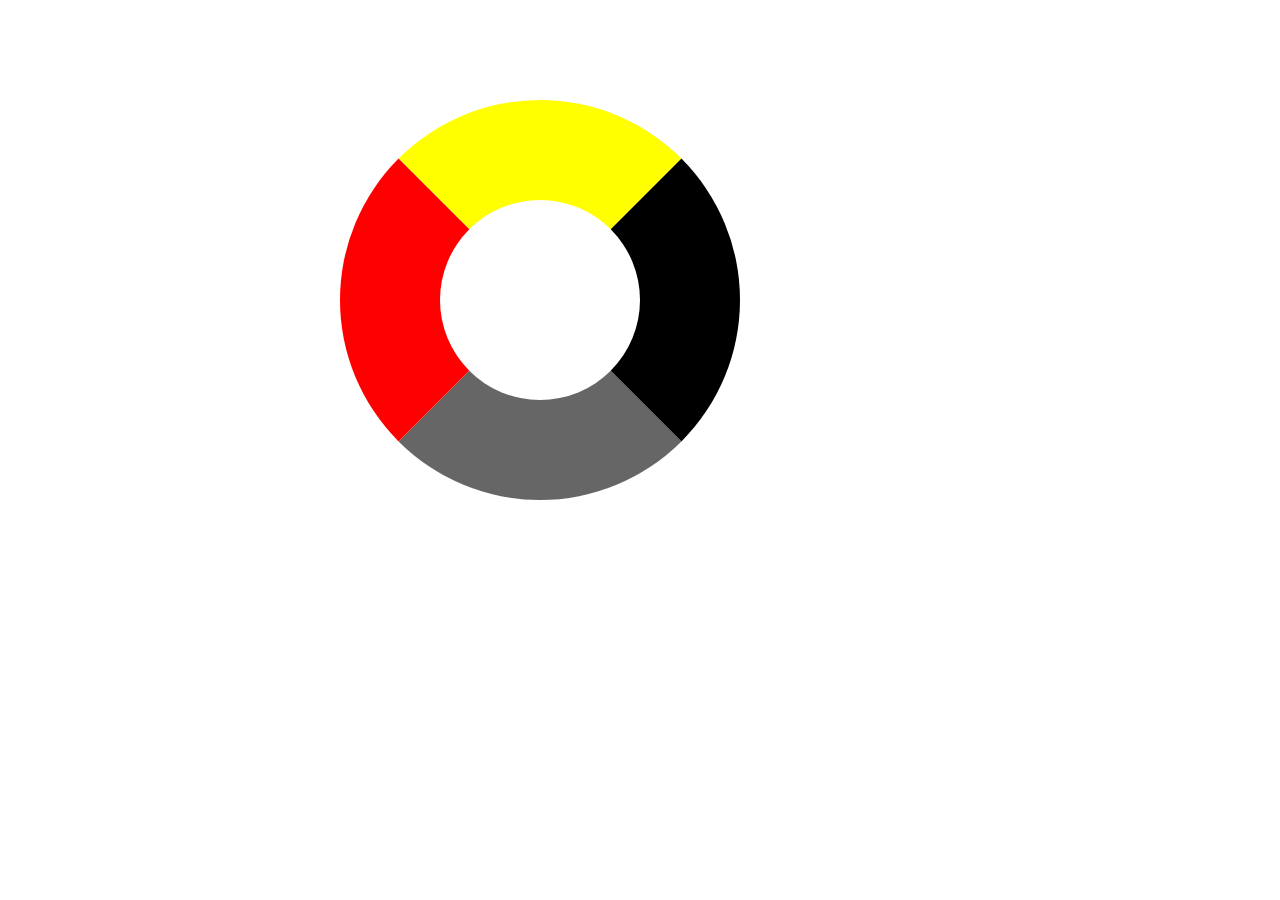
<file: rotate.HTML>
<!DOCTYPE html>
<html lang="zh-cn">
<head>
	<meta charset="UTF-8">
	<title>rotate</title>
	<style>
		body{
			margin: 0 auto;
			width: 800px;
		}
		.img{
			width: 200px;
			height: 200px;
			border: 100px solid #666;
			border-left-color: red;
			border-right-color: black;
			border-top-color: yellow;
			margin: 100px;
			border-radius: 50%;
			-webkit-animation:circle 10s infinite linear;/*匀速 循环*/
		}
		@-webkit-keyframes circle{
			0%{ transform:rotate(0deg); }
			100%{ transform:rotate(360deg); }
		}		
		/*@-webkit-keyframes circle{
			0%{tansform:rotate(0deg);}
			100%{transform: roate(-360deg);}
		}*/
	</style>
</head>
<body>
	<div class="img"></div>
</body>
</html>
</file>
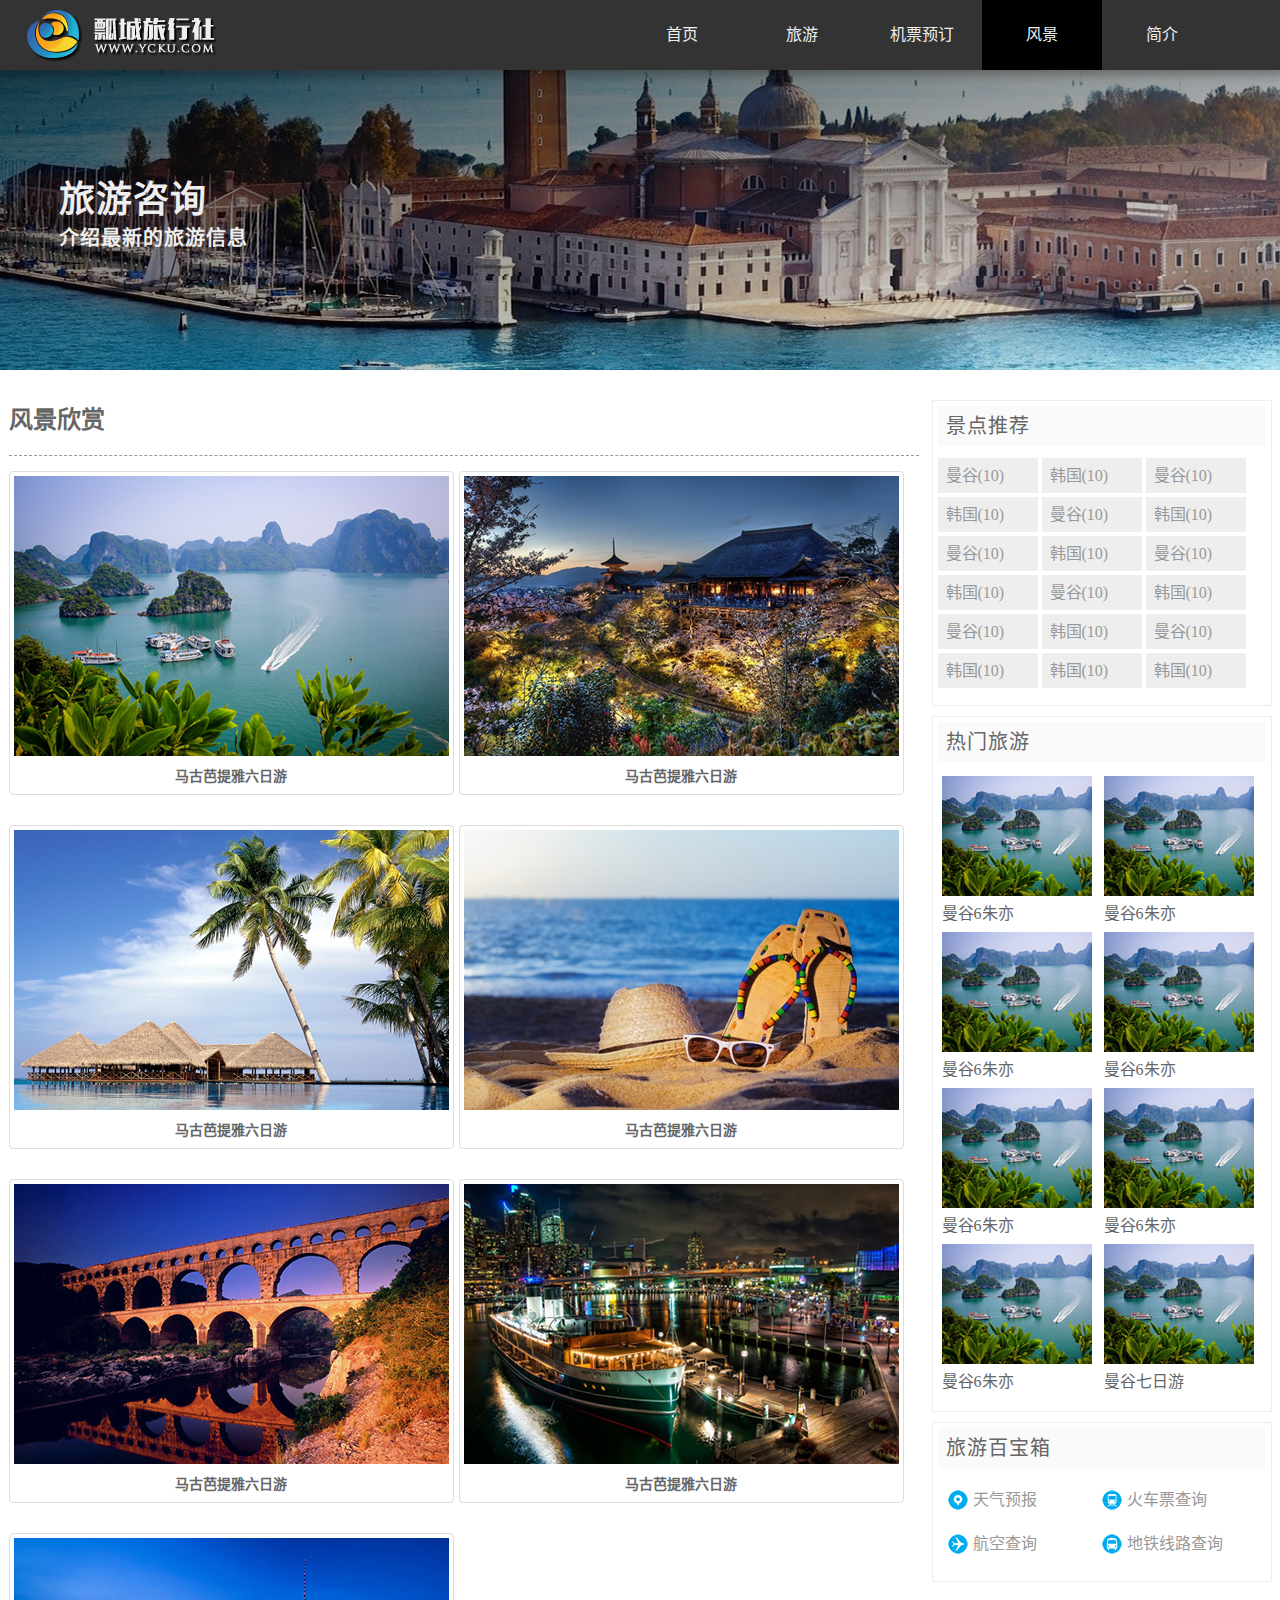
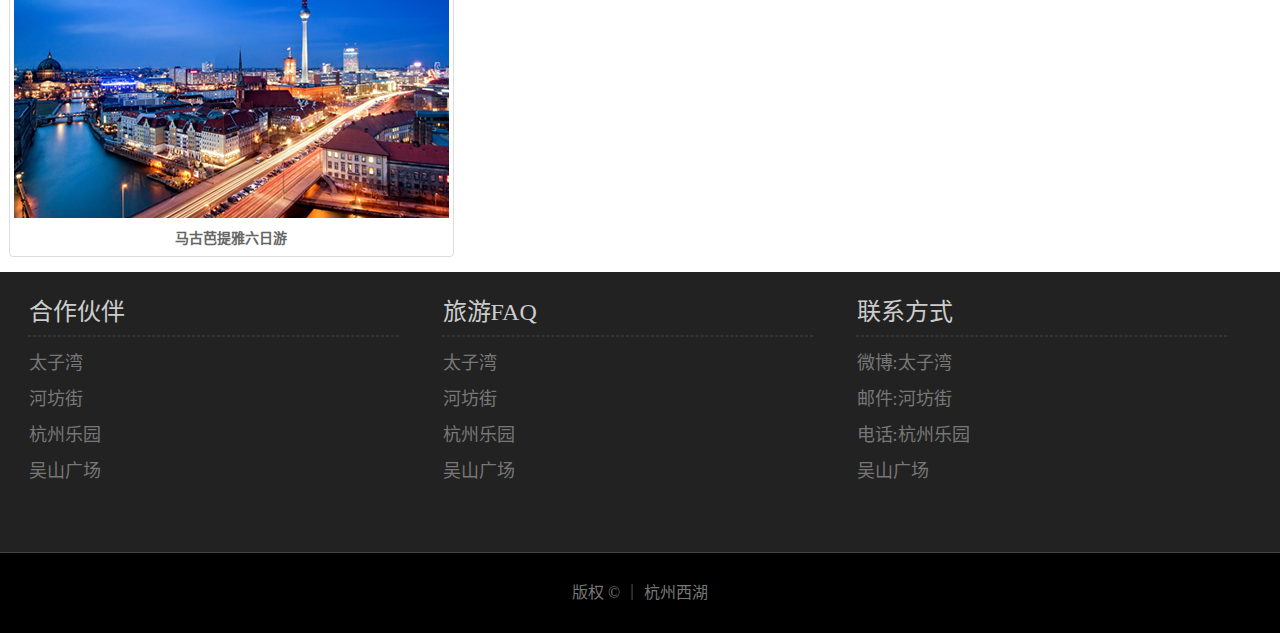
<file: scenery.html>
<!DOCTYPE html>
<html lang="zh-cn">
<head>
	<meta charset="UTF-8">
	<title>旅游</title>
	<link rel="stylesheet" href="css/basic.css">
	<link rel="stylesheet" href="css/column.css">
</head>
<body>
	<header id="header">
		<div class="center">
			<h1 class="logo">机票预订</h1>
			<nav class="link">
				<ul >
					<li ><a href="index40.html ">首页</a></li>
					<li ><a href="information.html">旅游</a></li>
					<li ><a href="planeTicket.html">机票预订</a></li>
					<li class="active"><a href="scenery.html">风景</a></li>
					<li><a href="about.html">简介</a></li>
				</ul>		
			</nav>
		</div>	
	</header>
	<div id="headline">
		<div class="center">
		<hgroup>
		<h2>旅游咨询</h2>
		<h3>介绍最新的旅游信息</h3>
		</hgroup>
		
		</div>
	</div>
	<div id="container">
		<aside class="sidebar">
			<div class="sidebox recommend">
				<h2>景点推荐</h2>
				<div class="tag">
				<ul>
					<li><a href="###">曼谷(10)</a></li>
					<li><a href="###">韩国(10)</a></li>
					<li><a href="###">曼谷(10)</a></li>
					<li><a href="###">韩国(10)</a></li>
					<li><a href="###">曼谷(10)</a></li>
					<li><a href="###">韩国(10)</a></li>
					<li><a href="###">曼谷(10)</a></li>
					<li><a href="###">韩国(10)</a></li>
					<li><a href="###">曼谷(10)</a></li>
					<li><a href="###">韩国(10)</a></li>
					<li><a href="###">曼谷(10)</a></li>
					<li><a href="###">韩国(10)</a></li>
					<li><a href="###">曼谷(10)</a></li>
					<li><a href="###">韩国(10)</a></li>
					<li><a href="###">曼谷(10)</a></li>
					<li><a href="###">韩国(10)</a></li>
					<li><a href="###">韩国(10)</a></li>
					<li><a href="###">韩国(10)</a></li>
					</ul>
				</div>
			</div>
			<div class="sidebox hot">
				<h2>热门旅游</h2>
				<div class="figure">
					<figure>
						<img src="img/hot1.jpg" alt="img">
						<figcaption>
							曼谷6朱亦
						</figcaption>
					</figure>
					<figure>
						<img src="img/hot1.jpg" alt="img">
						<figcaption>
							曼谷6朱亦
						</figcaption>
					</figure>
					<figure>
						<img src="img/hot1.jpg" alt="img">
						<figcaption>
							曼谷6朱亦
						</figcaption>
					</figure>
					<figure>
						<img src="img/hot1.jpg" alt="img">
						<figcaption>
							曼谷6朱亦
						</figcaption>
					</figure>
					<figure>
						<img src="img/hot1.jpg" alt="img">
						<figcaption>
							曼谷6朱亦
						</figcaption>
					</figure>
					<figure>
						<img src="img/hot1.jpg" alt="img">
						<figcaption>
							曼谷6朱亦
						</figcaption>
					</figure>
					<figure>
						<img src="img/hot1.jpg" alt="img">
						<figcaption>
							曼谷6朱亦
						</figcaption>
					</figure>
					<figure>
						<img src="img/hot1.jpg" alt="img">
						<figcaption>
							曼谷七日游
						</figcaption>
					</figure>
				</div>
			</div>
			<div class="sidebox treasure">
				<h2>旅游百宝箱</h2>
				<div class="box">
					<a href="###" class="trea1">天气预报</a>
					<a href="###" class="trea2">火车票查询</a>
					<a href="###" class="trea3">航空查询</a>
					<a href="###" class="trea4">地铁线路查询</a>
				</div>
			</div>
		</aside>	
		<div class="list scenery">
		<section>
			<h2>风景欣赏</h2>
		</section>
		<figure>
			<img src="img/s1.jpg" alt="">
			<figcaption>
				<strong>马古芭提雅六日游</strong>
			</figcaption>
		</figure>
		<figure>
			<img src="img/s3.jpg" alt="">
			<figcaption>
				<strong>马古芭提雅六日游</strong>
			</figcaption>
		</figure>
		<figure>
			<img src="img/s4.jpg" alt="">
			<figcaption>
				<strong>马古芭提雅六日游</strong>
			</figcaption>
		</figure>
		<figure>
			<img src="img/s5.jpg" alt="">
			<figcaption>
				<strong>马古芭提雅六日游</strong>
			</figcaption>
		</figure>
		<figure>
			<img src="img/s6.jpg" alt="">
			<figcaption>
				<strong>马古芭提雅六日游</strong>
			</figcaption>
		</figure>
		<figure>
			<img src="img/s7.jpg" alt="">
			<figcaption>
				<strong>马古芭提雅六日游</strong>
			</figcaption>
		</figure>
		<figure>
			<img src="img/s8.jpg" alt="">
			<figcaption>
				<strong>马古芭提雅六日游</strong>
			</figcaption>
		</figure>
		</div>
	</div>
	
	<footer id="footer">
		<div class="top">
			<div class="block left">
				<h2>合作伙伴</h2>
				<hr>
				<ul>
					<li>太子湾</li>
					<li>河坊街</li>
					<li>杭州乐园</li>
					<li>吴山广场</li>
				</ul>
			</div>
			<div class="block center">
				<h2>旅游FAQ</h2>
				<hr>
				<ul>
					<li>太子湾</li>
					<li>河坊街</li>
					<li>杭州乐园</li>
					<li>吴山广场</li>
				</ul>
			</div>
			<div class="block right">
				<h2>联系方式</h2>
				<hr>
				<ul>
					<li>微博:太子湾</li>
					<li>邮件:河坊街</li>
					<li>电话:杭州乐园</li>
					<li>吴山广场</li>
				</ul>
			</div>
		</div>
		<div class="bottom">版权 &copy; ｜ 杭州西湖</div>
	</footer>
</body>
</html>
</file>
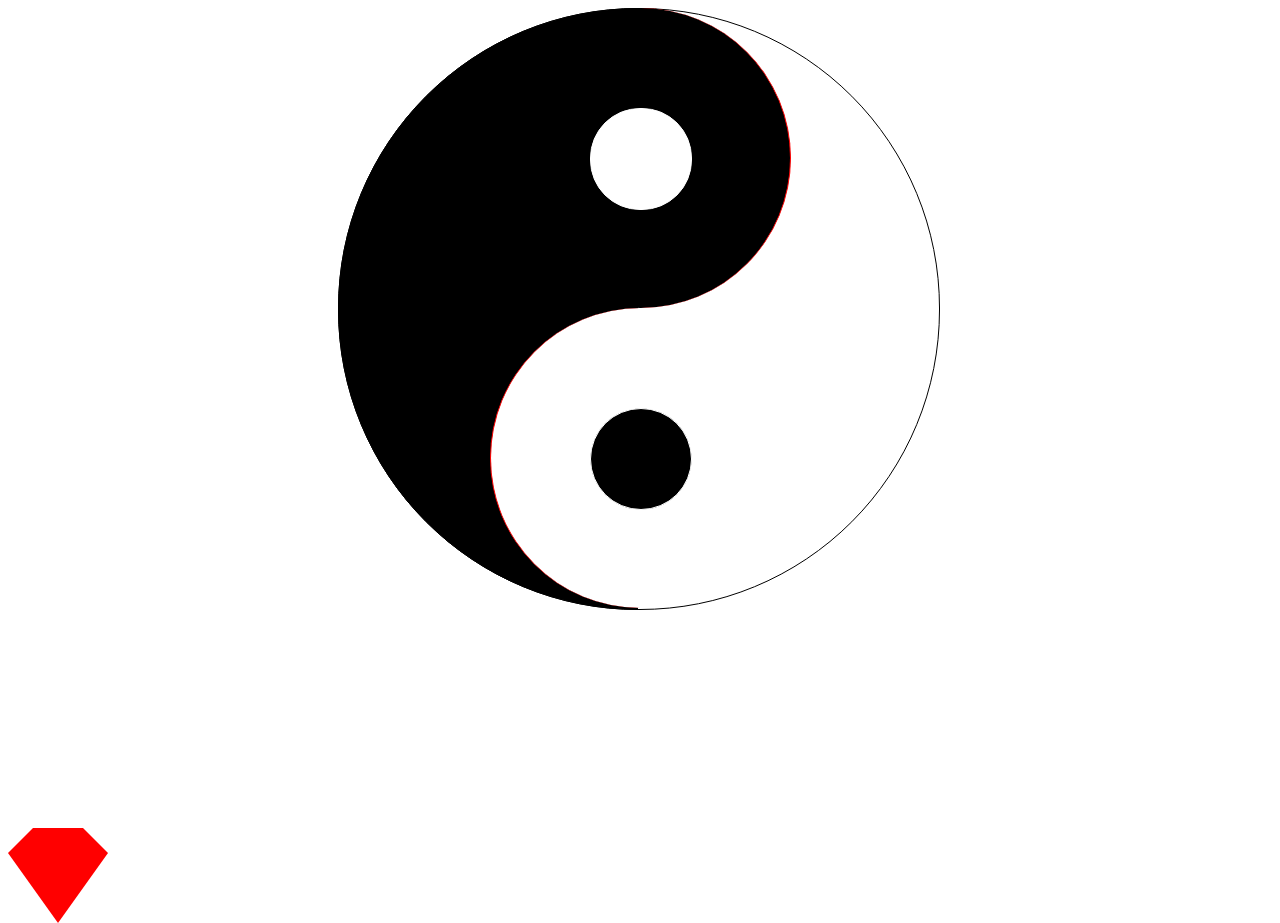
<file: test.html>
<!DOCTYPE html>
<html lang="zh-en">
<head>
<meta charset="utf-8">
	<title>太极</title>
<style type="text/css">
	#container{background:white;width:800px;height:800px;margin:0 auto;position:relative;}
	.big1{width: 600px;height: 600px;border:1px solid black; border-radius: 300px;background: black;top:0px;right: 100px;position: absolute;
		z-index: 3;}
	.big2{width: 400px;height: 600px;border:1px solid white;background: white;position: absolute;top: 0px;right: 0px;z-index: 3;}
	.big3{width: 600px;height: 600px;border:1px solid black; border-radius: 300px;top:0px;right: 100px;position: absolute;
		z-index: 3;}
	.small1{width: 300px;height: 300px;border-right:1px solid red; background: black; border-radius: 150px;position: absolute;top:0px;left: 250px;z-index: 3;}
	.small2{width: 300px;height: 300px;border-left:1px solid red;background: white;border-radius: 150px;position: absolute;top: 300px; left:250px;z-index: 4;}
	#min1{width: 100px;height: 100px;border:1px solid white;background: white;border-radius: 50px; position: absolute;top:100px;left: 350px;z-index: 5;}
	#min2{width: 100px;height: 100px;border:1px solid white;background: black;border-radius: 100px; position: absolute;top: 400px;left: 350px;z-index: 5;}
#triangle-up {
    width: 0;
    height: 0;
    border-left: 50px solid orange;
    border-right: 50px solid black;
    border-bottom: 50px solid red;
    border-top: 50px solid green;
}
 
#cut-diamond {
    border-style: solid;
    border-color: transparent transparent red transparent;
    border-width: 0 25px 25px 25px;
    height: 0;
    width: 50px;
    position: relative;
    margin: 20px 0 50px 0;
}
#cut-diamond:after {
    content: "";
    position: absolute;
    top: 25px;
    left: -25px;
    width: 0;
    height: 0;
    border-style: solid;
    border-color: red transparent transparent transparent;
    border-width: 70px 50px 0 50px;
}

</style>
</head>
<body>
<div id="container">
<div class='big1'></div>
<div class="big2"></div>
<div class="big3"></div>
<div class="small1"></div>
<div class="small2"></div>
<div id="min1"></div>
<div id="min2"></div>
</div>
<div id="cut-diamond"></div>
</body>
</html>
</file>
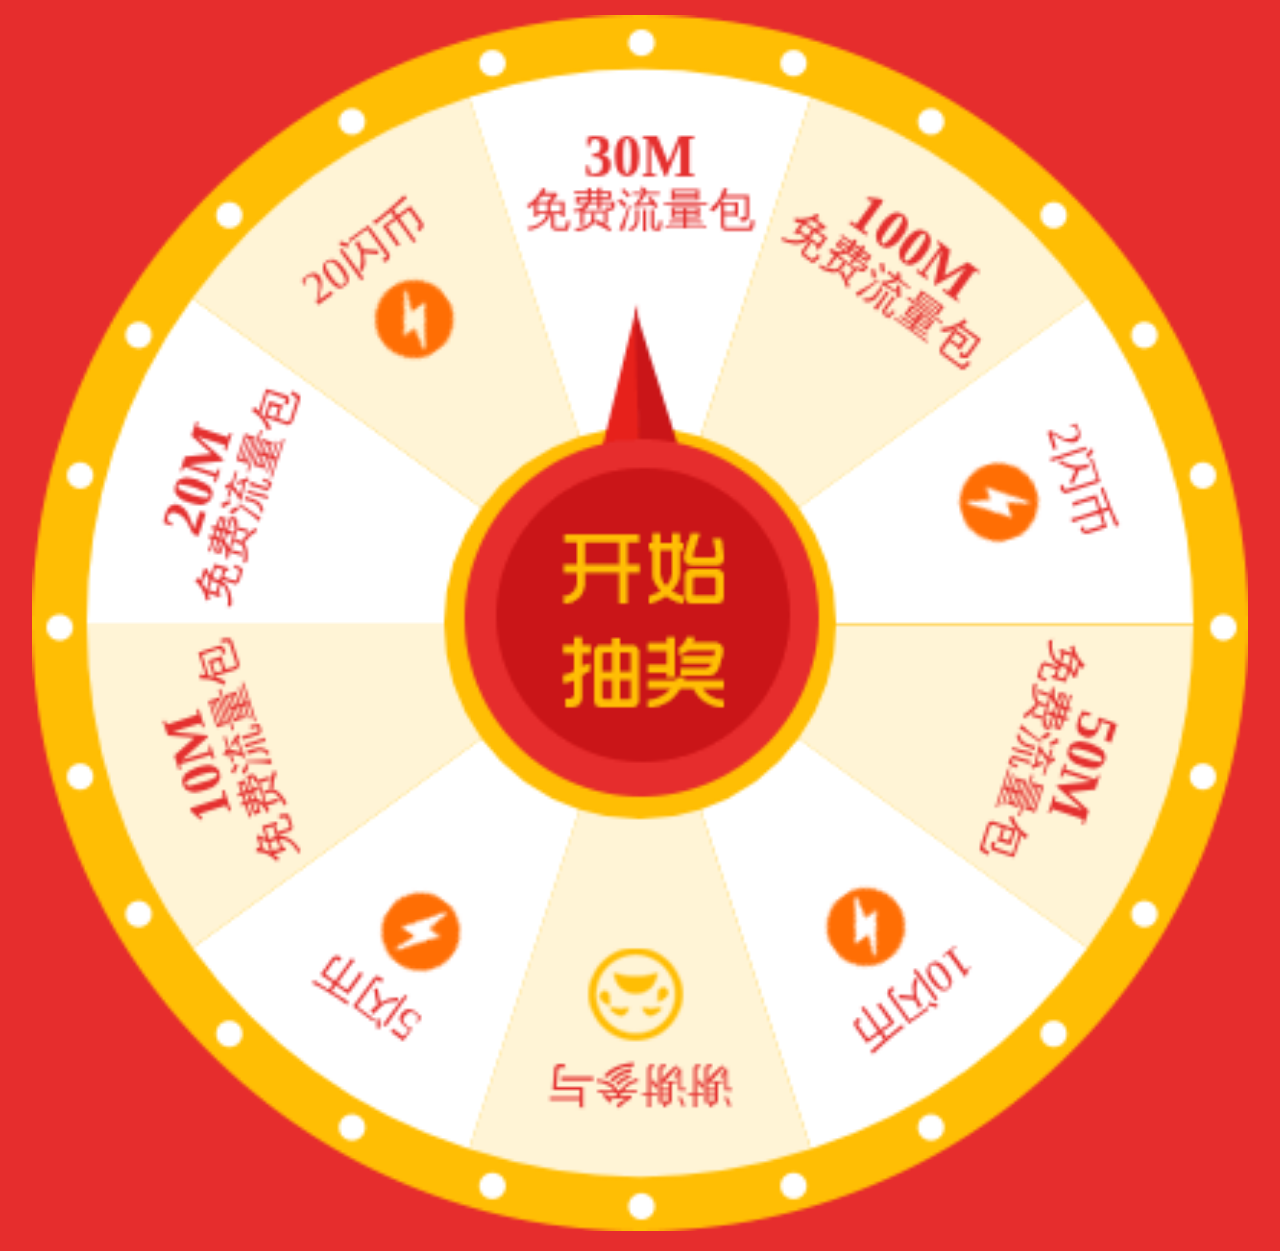
<file: zhuanpan.html>
<!DOCTYPE html PUBLIC "-//W3C//DTD XHTML 1.0 Transitional//EN" "http://www.w3.org/TR/xhtml1/DTD/xhtml1-transitional.dtd">
<html xmlns="http://www.w3.org/1999/xhtml">
<head>
<meta http-equiv="Content-Type" content="text/html; charset=utf-8" />
<meta http-equiv="X-UA-Compatible" content="IE=edge">
<meta name="viewport" content="width=device-width, initial-scale=1.0">
<title>html5手机移动端大转盘抽奖代码_大头网</title>

<script type="text/javascript" src="jquery.min.js"></script>
<script type="text/javascript" src="awardRotate.js"></script>
<style>
	/* 代码整理：大头网 www.datouwang.com */
body,ul,ol,li,p,h1,h2,h3,h4,h5,h6,form,fieldset,table,td,img,div{margin:0;padding:0;border:0;}
body{color:#333; font-size:12px;font-family:"Microsoft YaHei"}
ul,ol{list-style-type:none;}
select,input,img,select{vertical-align:middle;}
input{ font-size:12px;}
a{ text-decoration:none; color:#000;}
a:hover{color:#c00; text-decoration:none;}
.clear{clear:both;}

/* 大转盘样式 */
.banner{display:block;width:95%;margin-left:auto;margin-right:auto;margin-bottom: 20px;}
.banner .turnplate{display:block;width:100%;position:relative;}
.banner .turnplate canvas.item{width:100%;}
.banner .turnplate img.pointer{position:absolute;width:31.5%;height:42.5%;left:34.6%;top:23%;}
</style>
<script type="text/javascript">
var turnplate={
		restaraunts:[],				//大转盘奖品名称
		colors:[],					//大转盘奖品区块对应背景颜色
		outsideRadius:192,			//大转盘外圆的半径
		textRadius:155,				//大转盘奖品位置距离圆心的距离
		insideRadius:68,			//大转盘内圆的半径
		startAngle:0,				//开始角度
		
		bRotate:false				//false:停止;ture:旋转
};

$(document).ready(function(){
	//动态添加大转盘的奖品与奖品区域背景颜色
	turnplate.restaraunts = ["50M免费流量包", "10闪币", "谢谢参与", "5闪币", "10M免费流量包", "20M免费流量包", "20闪币 ", "30M免费流量包", "100M免费流量包", "2闪币"];
	turnplate.colors = ["#FFF4D6", "#FFFFFF", "#FFF4D6", "#FFFFFF","#FFF4D6", "#FFFFFF", "#FFF4D6", "#FFFFFF","#FFF4D6", "#FFFFFF"];

	
	var rotateTimeOut = function (){
		$('#wheelcanvas').rotate({
			angle:0,
			animateTo:2160,
			duration:8000,
			callback:function (){
				alert('网络超时，请检查您的网络设置！');
			}
		});
	};

	//旋转转盘 item:奖品位置; txt：提示语;
	var rotateFn = function (item, txt){
		var angles = item * (360 / turnplate.restaraunts.length) - (360 / (turnplate.restaraunts.length*2));
		if(angles<270){
			angles = 270 - angles; 
		}else{
			angles = 360 - angles + 270;
		}
		$('#wheelcanvas').stopRotate();
		$('#wheelcanvas').rotate({
			angle:0,
			animateTo:angles+1800,
			duration:8000,
			callback:function (){
				alert(txt);
				turnplate.bRotate = !turnplate.bRotate;
			}
		});
	};

	$('.pointer').click(function (){
		if(turnplate.bRotate)return;
		turnplate.bRotate = !turnplate.bRotate;
		//获取随机数(奖品个数范围内)
		var item = rnd(1,turnplate.restaraunts.length);
		//奖品数量等于10,指针落在对应奖品区域的中心角度[252, 216, 180, 144, 108, 72, 36, 360, 324, 288]
		rotateFn(item, turnplate.restaraunts[item-1]);

		console.log(item);
	});
});

function rnd(n, m){
	var random = Math.floor(Math.random()*(m-n+1)+n);
	return random;
	
}


//页面所有元素加载完毕后执行drawRouletteWheel()方法对转盘进行渲染
window.onload=function(){
	drawRouletteWheel();
};

function drawRouletteWheel() {    
  var canvas = document.getElementById("wheelcanvas");    
  if (canvas.getContext) {
	  //根据奖品个数计算圆周角度
	  var arc = Math.PI / (turnplate.restaraunts.length/2);
	  var ctx = canvas.getContext("2d");
	  //在给定矩形内清空一个矩形
	  ctx.clearRect(0,0,422,422);
	  //strokeStyle 属性设置或返回用于笔触的颜色、渐变或模式  
	  ctx.strokeStyle = "#FFBE04";
	  //font 属性设置或返回画布上文本内容的当前字体属性
	  ctx.font = '16px Microsoft YaHei';      
	  for(var i = 0; i < turnplate.restaraunts.length; i++) {       
		  var angle = turnplate.startAngle + i * arc;
		  ctx.fillStyle = turnplate.colors[i];
		  ctx.beginPath();
		  //arc(x,y,r,起始角,结束角,绘制方向) 方法创建弧/曲线（用于创建圆或部分圆）    
		  ctx.arc(211, 211, turnplate.outsideRadius, angle, angle + arc, false);    
		  ctx.arc(211, 211, turnplate.insideRadius, angle + arc, angle, true);
		  ctx.stroke();  
		  ctx.fill();
		  //锁画布(为了保存之前的画布状态)
		  ctx.save();   
		  
		  //----绘制奖品开始----
		  ctx.fillStyle = "#E5302F";
		  var text = turnplate.restaraunts[i];
		  var line_height = 17;
		  //translate方法重新映射画布上的 (0,0) 位置
		  ctx.translate(211 + Math.cos(angle + arc / 2) * turnplate.textRadius, 211 + Math.sin(angle + arc / 2) * turnplate.textRadius);
		  
		  //rotate方法旋转当前的绘图
		  ctx.rotate(angle + arc / 2 + Math.PI / 2);
		  
		  /** 下面代码根据奖品类型、奖品名称长度渲染不同效果，如字体、颜色、图片效果。(具体根据实际情况改变) **/
		  if(text.indexOf("M")>0){//流量包
			  var texts = text.split("M");
			  for(var j = 0; j<texts.length; j++){
				  ctx.font = j == 0?'bold 20px Microsoft YaHei':'16px Microsoft YaHei';
				  if(j == 0){
					  ctx.fillText(texts[j]+"M", -ctx.measureText(texts[j]+"M").width / 2, j * line_height);
				  }else{
					  ctx.fillText(texts[j], -ctx.measureText(texts[j]).width / 2, j * line_height);
				  }
			  }
		  }else if(text.indexOf("M") == -1 && text.length>6){//奖品名称长度超过一定范围 
			  text = text.substring(0,6)+"||"+text.substring(6);
			  var texts = text.split("||");
			  for(var j = 0; j<texts.length; j++){
				  ctx.fillText(texts[j], -ctx.measureText(texts[j]).width / 2, j * line_height);
			  }
		  }else{
			  //在画布上绘制填色的文本。文本的默认颜色是黑色
			  //measureText()方法返回包含一个对象，该对象包含以像素计的指定字体宽度
			  ctx.fillText(text, -ctx.measureText(text).width / 2, 0);
		  }
		  
		  //添加对应图标
		  if(text.indexOf("闪币")>0){
			  var img= document.getElementById("shan-img");
			  img.onload=function(){  
				  ctx.drawImage(img,-15,10);      
			  }; 
			  ctx.drawImage(img,-15,10);  
		  }else if(text.indexOf("谢谢参与")>=0){
			  var img= document.getElementById("sorry-img");
			  img.onload=function(){  
				  ctx.drawImage(img,-15,10);      
			  };  
			  ctx.drawImage(img,-15,10);  
		  }
		  //把当前画布返回（调整）到上一个save()状态之前 
		  ctx.restore();
		  //----绘制奖品结束----
	  }  //for结束   

  } 
}

</script>
</head>
<body style="background:#e62d2d;overflow-x:hidden;">
<br>
<!-- 代码 开始 -->
<img src="img/1.png" id="shan-img" style="display:none;" />
<img src="img/2.png" id="sorry-img" style="display:none;" />
<div class="banner">
	<div class="turnplate" style="background-image:url(img/turnplate-bg.png);background-size:100% 100%;">
		<canvas class="item" id="wheelcanvas" width="422px" height="422px"></canvas>
		<img class="pointer" src="img/turnplate-pointer.png"/>
	</div>
</div>
<!-- 代码 结束 -->

<div style="text-align:center;margin:20px 0; font:normal 14px/24px 'MicroSoft YaHei';">

</div>

</body>
</html>
</file>
<file: css/styleHZ..css>
@charset "utf-8";

*{
	margin: 0;
	padding: 0;
}
ul{
	list-style:none;
}
a{
	text-decoration: none;
}
#header{
	width: 100%;
	height: 70px;
	background-color: #333;
	box-shadow: 0 0 10px 5px rgba(0,0,0,.3) ;
	position: relative;
	z-index: 9999;
}
#header .center{
	width: 1263px;
	height: 70px;
	margin: 0 auto;
}
#header .logo{
	width: 240px;
	background: url(../img/logo.png) no-repeat;
	height: 70px;
	text-indent: -9999px;
	float: left;
}
#header .link{
	width: 650px;
	height: 70px;
	line-height: 70px;
	float: right;
}
#header .link li{
	width: 120px;
	float: left;
	text-align: center;
}
#header .link li a{
	display: block;
	color: #eee;
}
#header .link li a:hover,#header .link  .active{
	background-color: #000;
}
#search{
	width: 100%;
	height: 600px;
	background: url(../img/search.jpg) no-repeat center;
	position: relative;
}
#search .center{
	width: 600px;
	height: 60px;
	background-color: rgba(0,0,0,.5);
	position: absolute;
	top: 50%;
	left: 50%;
	margin: -30px 0 0 -300px;
	border-radius: 10px;
}
#search .search{
	width: 446px;
	height: 52px;
	position: absolute;
	top: 50%;
	left: 50%;
	margin: -27px 0 0 -295px;
	border-radius: 10px;
	font-size: 24px;
	outline: none;
	border:1px solid #666;
	padding: 0 10px;
}
#search .button{
	width: 120px;
	height: 52px;
	position: absolute;
	top: 50%;
	left: 50%;
	margin: -27px 0 0 175px;
	border-radius: 10px;
	font-size: 24px;
	outline: none;
	border:1px solid #666;
	padding: 0 10px;
	cursor:pointer;
}
#tour{
	
	width: 1263px;
	margin: 30px auto;
	text-align: center;
	
}
#tour .center{
	margin: 10px auto;
}
#tour .center h2{
	font-size: 45px;
	color: #666;
	margin: 10px 0;
	letter-spacing: 2px;
}
#tour .center p{
	color: #666;
	margin: 10px 0;
}
#tour figure{
	width: 380px;
	float: left;
	margin:15px 10px;
	border:1px solid #ddd;
	padding: 4px;
	text-align: left;
	position: relative;
}
#tour figure img{
	vertical-align: middle;
}
#tour figure figcaption{
	color: #777;
	font-size: 14px;
	line-height: 1.5;
	letter-spacing: 1px;
	padding: 7px 0 5px 0;
}
#tour figure .sat{
	float: right;
	font-style: normal;
	font-size: 14px;
	color: #666;
}
#tour figure .price{
	color: #f60;
	font-size: 14px;
}
#tour figure .price strong{
	font-size: 20px;
	letter-spacing: 1px;
	
}
#tour figure .type{
	position: absolute;
	top: 4px;
	left: 4px;
	background-color: #59b200;
	color: white;
	padding: 2px;
	text-align: center;
	width: 90px;
	 height:16px;
	 font-size: 14px;
}
</file>
<file: css/basic.css>
@charset "utf-8";
body,h1,ul,h2,h3,p,figure{
	margin: 0;
	padding: 0;
}
ul ,ol{
	list-style:  outside none none;
}
a{
	text-decoration: none;
}
#header{
	width: 100%;
	height: 70px;
	background-color: #333;
	min-width: 1263px;
	box-shadow: 0 0px  10px 5px rgba(0,0,0,0.3);
	position: relative;
	z-index: 9999;
}
.center{
	width: 1263px;
	height: 70px;
	margin: 0 auto;
}
.logo{
	width: 240px;
	height: 70px;
	background-image: url(../img/logo.png);
	text-indent: -9999px;
	float: left;
}
.link{
	width: 650px;
	height: 70px;
	line-height: 70px;
	float: right;
}
.link li{
	width: 120px;
	float: left;
	text-align: center;
}
.link li a{
	display: block;
	color: #eee;	
}
.link li a:hover,.active a{
	background-color: #000;
}
#footer{
	height: 360px;
	background-color: #222;
	clear: both;
	margin: 10px 0 0 0;
}
#footer .top{
	width: 1263px;
	height: 280px;
	margin: 0 auto;
}
#footer .block{
	width: 410px;
	height: 280px;	
	/*background-color: red;*/
	display: inline-block;
	color: #ccc;
	text-align: left;
	vertical-align: top;
}
#footer h2{
	
	font-size: 24px;
	font-weight: normal;
	padding: 20px 0 0 20px;
}
#footer hr{
	width: 90%;
	border:1px dashed #333;
}
#footer ul{
	font-size: 18px;
	color: #777;
	text-indent: 20px;
	line-height: 2;
}
#footer .bottom{
	height: 80px;
	margin: 0 auto;
	background-color: #000;
	color: #777;
	text-align: center;
	border-top: 1px solid #444;
	line-height: 80px;

}
</file>
<file: css/column.css>
@charset "utf-8";

#headline{
	width: 100%;
	height: 300px;
	min-width: 1263px;
	background: linear-gradient(to right bottom,rgba(0,0,0,0.7),rgba(255,255,255,0)), url(../img/headline.jpg)  no-repeat center;
} 
#headline .center{
	width: 1263px;
	height: 300px;
	margin: 0 auto;
}
#headline hgroup{
	padding: 100px 0 0 50px;	
}
#headline h2{
	color:  #eee;
	font-size:36px;
	letter-spacing: 1px;
}
#headline h3{
	color:  #eee;
	font-size:20px;
	letter-spacing: 1px;
}

#container{
	width: 1263px;
	margin: 30px auto;
}
#container .sidebar{
	width: 340px;
	float: right;
	
}
#container .sidebox{
	border:1px solid #eee;
	margin: 0 0 10px 0;
	padding: 5px;
	
}
#container .sidebox h2{
	font-size: 20px;
	font-weight: normal;
	letter-spacing: 1px;
	text-indent: 8px;
	height: 40px;
	line-height: 40px;
	background-color: #fafafa;
	color: #666;
	text-align:left;

}
#container .tag{
	margin:10px 0;

}
#container .tag li{
	width: 100px;
	height: 35px;
	display: inline-block;
	line-height: 35px;
	margin: 2px 0;
	background-color: #eee;
	text-indent: 8px;
}
#container .tag li a{
	display: block;
	color: #999;
}
#container .tag a:hover{
	background-color: #458b00;
	color: #fff;
}
#container .figure{
	padding: 10px 0;
}
#container figure{
	display: inline-block;
	padding: 4px;
	color: #666;
}
#container .box{
	margin:10px 0;
}
#container .box a{
	width: 150px;
	height: 40px;
	display: inline-block;
	line-height: 40px;
	margin: 2px 0;
	background-color: #eee;
	color: #999;
	text-indent: 35px;
}
#container .box a:hover{
	background-color: rgba(9,9,9,.3);
	color: #fff;
}

#container .box  .trea1{
	background: url(../img/trea1.png) no-repeat 10px center;
}
#container .box  .trea2{
	background: url(../img/trea2.png) no-repeat 10px center;
}
#container .box  .trea3{
	background: url(../img/trea3.png) no-repeat 10px center;
}

#container .box  .trea4{
	background: url(../img/trea4.png) no-repeat 10px center;
}


#container .list{
	width: 910px;
	float: left;
	
}
#container .infor{
	height: 45px;
	line-height: 45px;
	background-color: #eee;
	margin: 0 0 10px 0;
}
#container .information .left{
	float: left;
	display: inline-block;
}
#container .information .left li{
	display: inline-block;	
	width: 150px;
	height: 43px;
	line-height: 43px;
	text-align: center;
}
#container .information .left li:hover,#container .information .left .selected-li{
	background-color: white;
	border-top: 2px solid #458b00;
	position: relative;
	left: 1px;
}
#container .information .left li a{
	color: #666;
}
#container .information .right{
	float: right;
	display: inline-block;
	padding: 0 20px 0 0;
}
#container .information .right li{
	display: inline-block;
	width: 60px;
	height: 45px;
	line-height: 45px;
	text-align: center;
}
#container .information.right li a{
	color: #666;
	padding: 3px 8px;
}
#container .information .right li  .selected,#container .information .right li a:hover{
	background-color: #458b00;
	color: white;
}
#container .tour{
	width: 908px;
	padding: 0;
	margin: 0 0 20px 0;
	/*background-color:#ccc;*/
	border: 1px solid #eee;
	position: relative;
}
#container .tour img{
	float: left;
}
#container .tour figcaption{
	width: 528px;
	height: 230px;
	float: right;	
}
#container .tour ol{
	padding: 0 0 0 25px;
	line-height: 2;
	color: #666;
}
#container .tour mark{
	background-color: #fff;
	border: 1px solid #458b00;
	border-radius: 4px;
	color: #458b00;
}
#container .tour footer{
	width: 528px;
	height: 30px;
	line-height: 30px;
	letter-spacing: 1px;
	text-indent: 25px;
	background-color: #fafafa;
	position: absolute;
	bottom: 0;
}
#container .tour time{
	color: #458b00;
}
#container .tour hgroup{
	width: 300px;

}
#container .tour hgroup h2{
	font-size: 24px;
	color: #333;
	font-weight: normal;
	padding: 10px 0 10px 25px;
}
#container .tour hgroup h3{
	font-size: 16px;
	color: #666;
	line-height: 1.5;
	font-weight: normal;
	padding: 10px 0 10px 25px;
}
#container .tour .buy{
	position: absolute;
	top: 55px;
	right: 30px;
}
#container .tour .price{
	font-size: 20px;
	color: #f60;
}
#container .tour .price strong{
	font-size: 36px;
}
#container .tour .price s{
	font-size: 16px;
	color: #999;
}
#container .tour .reserve{
	margin: 10px 0 0 0;
}
#container .tour .type{
	position: absolute;
	background-color: green;
	width: 90px;
	height: 25px;
	line-height: 25px;
	font-size:14px;
	text-align: center;
	color: #fff;
	top: 0;
	left: 0;
}
#container .tour .disc{
	position: absolute;
	top: 0;
	right: 0;
	width: 52px;
	height: 52px;
	background:url(../img/disc.png);

}
#container .tour .disc span{
	display: block;
	
	transform: rotate(45deg);
	width: 52px;
	height: 52px;
	padding: 5px 0 0 0;
	font-size: 14px;
	text-indent: 7px;
	color: #ff7a4d;
}
#container .more{
	width: 200px;
	height: 50px;
	line-height: 50px;
	margin: 0  auto 10px;
	border: 1px solid #ccc;
	text-align: center;
	cursor: pointer;
	background-color: #fafafa;
	border-radius: 10px;
	font-size: 18px;
}
#container .tour .reserve a{
	display: block;
	width: 152px;
	height: 40px;
	font-size: 20px;
	text-align: center;
	line-height: 40px;
	border-radius: 4px;
	color: #fff;
	background-color: #f60;
}

/*机票预订*/
#container .ticket, #container .scenery,#container .about{
	color: #666;
}
#container .ticket h2,#container .scenery h2,#container .about h2{
	height: 40px;
	line-height: 40px;
	border-bottom: 1px dashed #999;
	padding: 0 0 15px 0;
}
#container .ticket  .type{
	margin: 20px 0 10px 0;
}
#container .ticket  .type mark{
	color: #fff;
	background-color: #458b00;
	padding: 5px 8px;
	border-radius: 4px;
	margin: 0 0 0 16px;
}
#container .ticket .left{
	width: 43%;
	display: inline-block;
}
#container .ticket .right{
	width: 43%;
	display: inline-block;
}

#container .ticket .button{
	width: 9%;
	display: inline-block;
}
#container .ticket .submit{
	display: block;
	width: 90px;
	height: 90px;
	line-height: 90px;
	text-align: center;
	border-radius: 4px;
	font-size: 20px;
	color: #fff;
	background-color: #f60;
	border:none;
	position: relative;
	top: -20px;
	cursor: pointer;
}
#container .ticket .from p{
	line-height: 3;
}
#container .ticket .from input{
	width: 250px;
	height: 30px;
	background-color: #fff;
	border-radius: 4px;
	border: 1px solid #ccc;
	color: #666;
	padding: 5px;
	margin: 0 0 0 16px;
	font-size: 18px;

}
#container .ticket .new{
	margin-top: 20px;
}
#container .ticket .new ul{
	margin: 20px 0 0 0;
}
#container .ticket .new li{
	display: inline-block;
	padding: 5px 10px;
	cursor: pointer;
}
#container .ticket .new li:first-child{
	padding-left: 0;
}
#container .ticket .new li:nth-child(2){
	background-color: #458b60;
	color: #fff;
	border-radius: 4px;

}
#container .ticket table{
	margin: 20px 0 0 0;
	width: 100%;
	border: 1px solid #ddd;
	border-collapse: collapse;
	
}
#container .ticket th{
	border-bottom: 1px solid #ddd;
	height: 50px;
	line-height: 50px;

}
#container .ticket td{
	border-bottom: 1px solid #ddd;
	height: 50px;
	line-height: 50px;
	text-align: center;
}
#container .ticket tbody>tr:nth-child(2n){
	background-color: #fafafa;
}
#container .ticket tbody>tr:hover{
	background-color: #eee;
}
#container .ticket .price{
	color: #f60;
}
#container .ticket .more_ticket{
	color: #666;
}
#container .ticket .reserve{
	display: inline-block;
	width: 80px;
	height: 35px;
	line-height: 35px;
	border-radius: 4px;
	background-color: #f60;
	color: #fff;
	font-size: 20px;
	text-align: center;
}
#container .scenery figure{
	border: 1px solid #ddd;
	float: left;
	padding: 4px ;
	border-radius: 4px;
	margin: 15px 5px 15px 0;
	width: 435px;
	text-align: left;
	font-size: 14px;
	position: relative;
}
#container .scenery figcaption{
	text-align: center;
	padding: 5px 0;
}
#container .about p{
	line-height: 2;
	margin: 20px 0;
}
#container .about address{
	line-height: 1.6;
	margin: 20px 0;
	font-style: normal;
}
</file>
<file: css/style.css>
@charset "utf-8";

#search{
	width: 100%;
	height: 600px;
	min-width: 1263px;
	background: url(../img/search.jpg) no-repeat center;
	position: relative;
}
#search .search-center{
	width: 600px;
	height: 60px;
	background-color: rgba(0,0,0,0.5);
	position: absolute;	
	top:50%;
	left: 50%;
	margin: -30px 0 0 -300px;
	border-radius: 10px;
}
#search .search{
	width: 446px;
	height: 52px;
	border-radius: 10px;
	background-color: #D8D8D8;
	position: absolute;
	top: 50%;
	left: 50%;
	margin:-27px 0 0  -295px;
	outline: none;
	padding: 0 10px;
	border: 1px solid #666;
	font-size: 24px;
}
#search .button{
	width: 120px;
	height: 52px;
	border-radius: 10px;
	background-color: #D8D8D8;
	position: absolute;
	top: 50%;
	left: 50%;
	margin:-27px 0 0  175px;
	outline: none;
	padding: 0 10px;
	border: 1px solid #666;
	font-size: 24px;
	cursor: pointer;
}
#tour{
	width: 1263px;
	height: 1150px;
	margin: 30px auto;
	/*background-color: #ddd;*/
	text-align: center;

}
#tour .center{
	margin: 10px auto;
}
#tour .center h2{
	font-size: 45px;
	letter-spacing: 2px;
	color: #666;
	margin: 10px 0;
}
#tour .center p{
	color: #666;
	margin: 10px 0;
}
#tour figure{
	border: 1px solid #ddd;
	
	float: left;
	padding: 4px ;
	border-radius: 4px;
	margin: 15px 12px;
	width: 380px;
	text-align: left;
	font-size: 14px;
	position: relative;
}
#tour figure img{
	 vertical-align: middle;
}
#tour figure figcaption{
	color: #777;
	font-size: 14px;
	line-height: 1.5;
	letter-spacing: 1px;
	padding: 7px 0 5px 0;
}
#tour .info{
	padding: 5px 0 0 0;
}
#tour .sat{
	float: right;
	font-size: 14px;
	color: #999;
	font-style: normal;
}
#tour .price{
	color: #f60;
	font-size: 14px;
}
#tour .price strong{
	font-size: 20px;
	letter-spacing: 1px;
}
#tour .type{
	background-color: #59b200;
	width: 90px;
	height: 25px;
	font-size: 14px;
	text-align: center;
	color: white;
	position: absolute;
	top: 4px;
	left: 4px;
}
</file>
